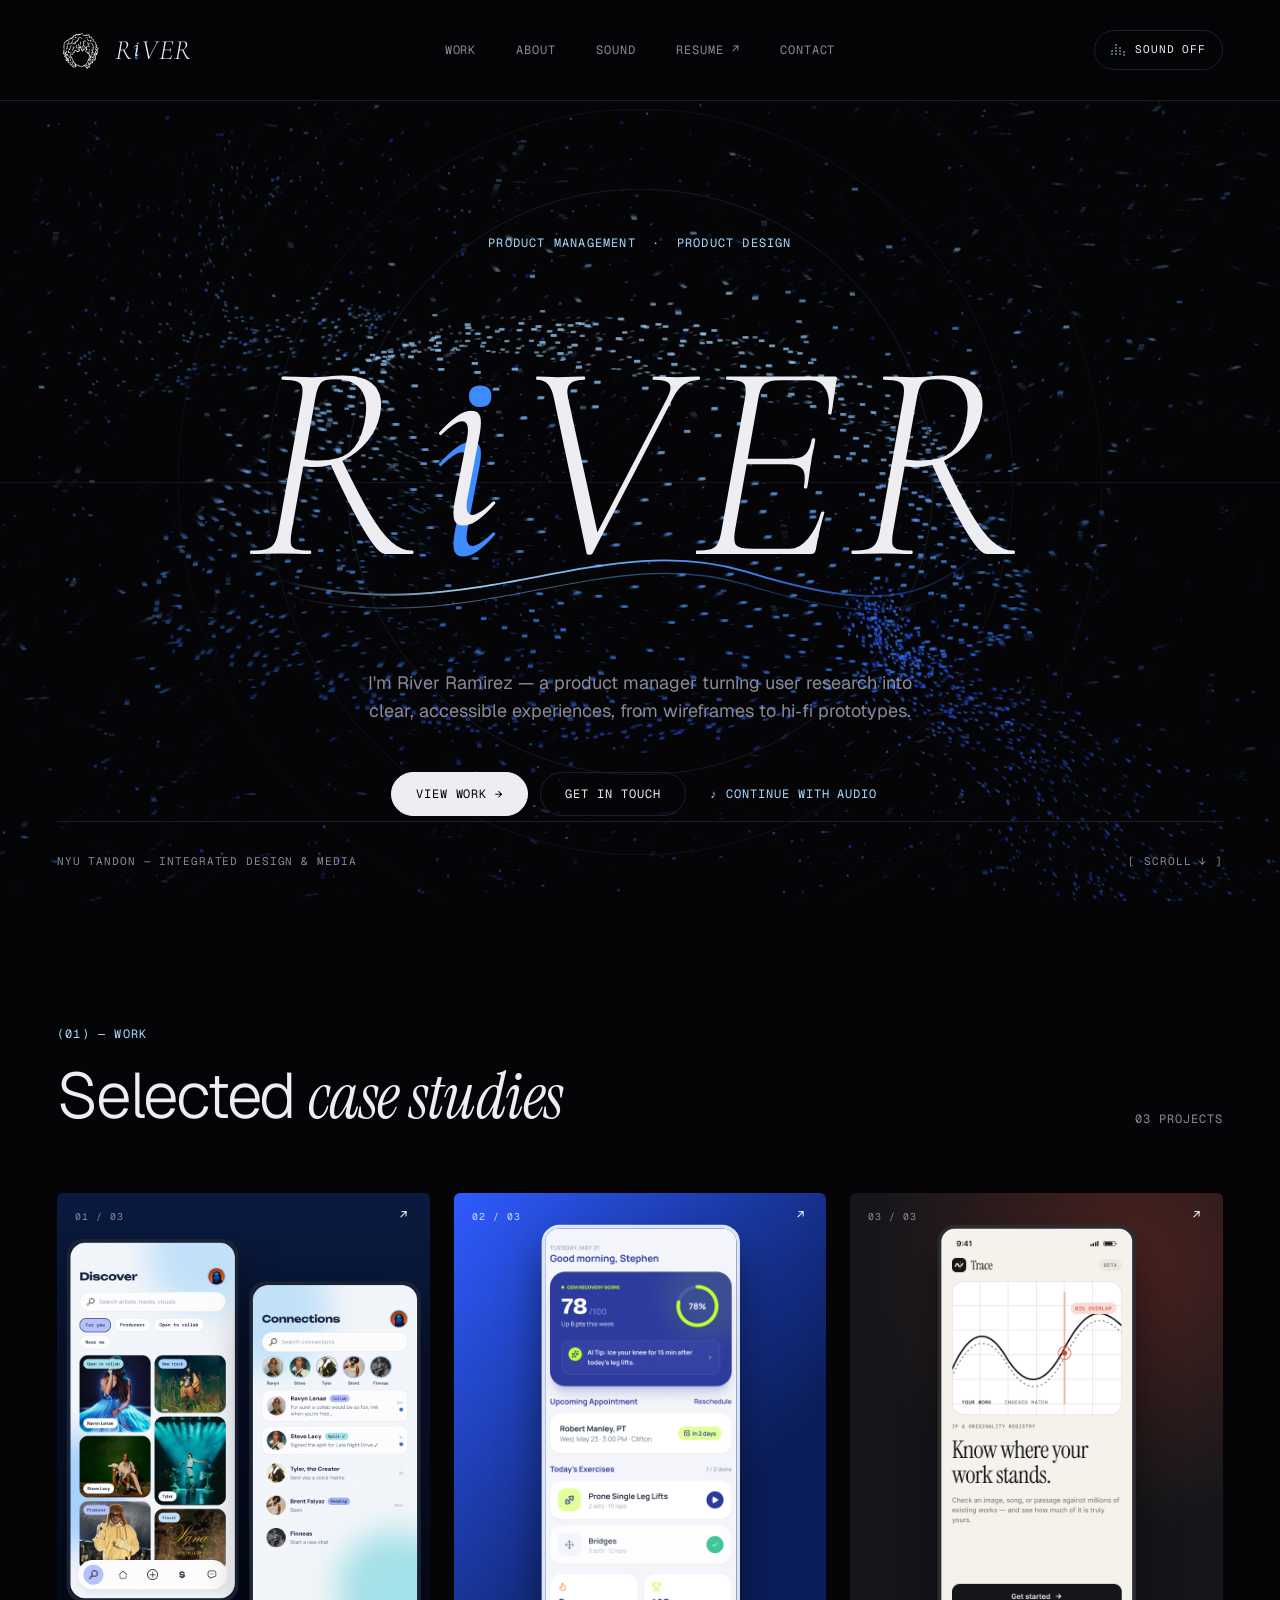
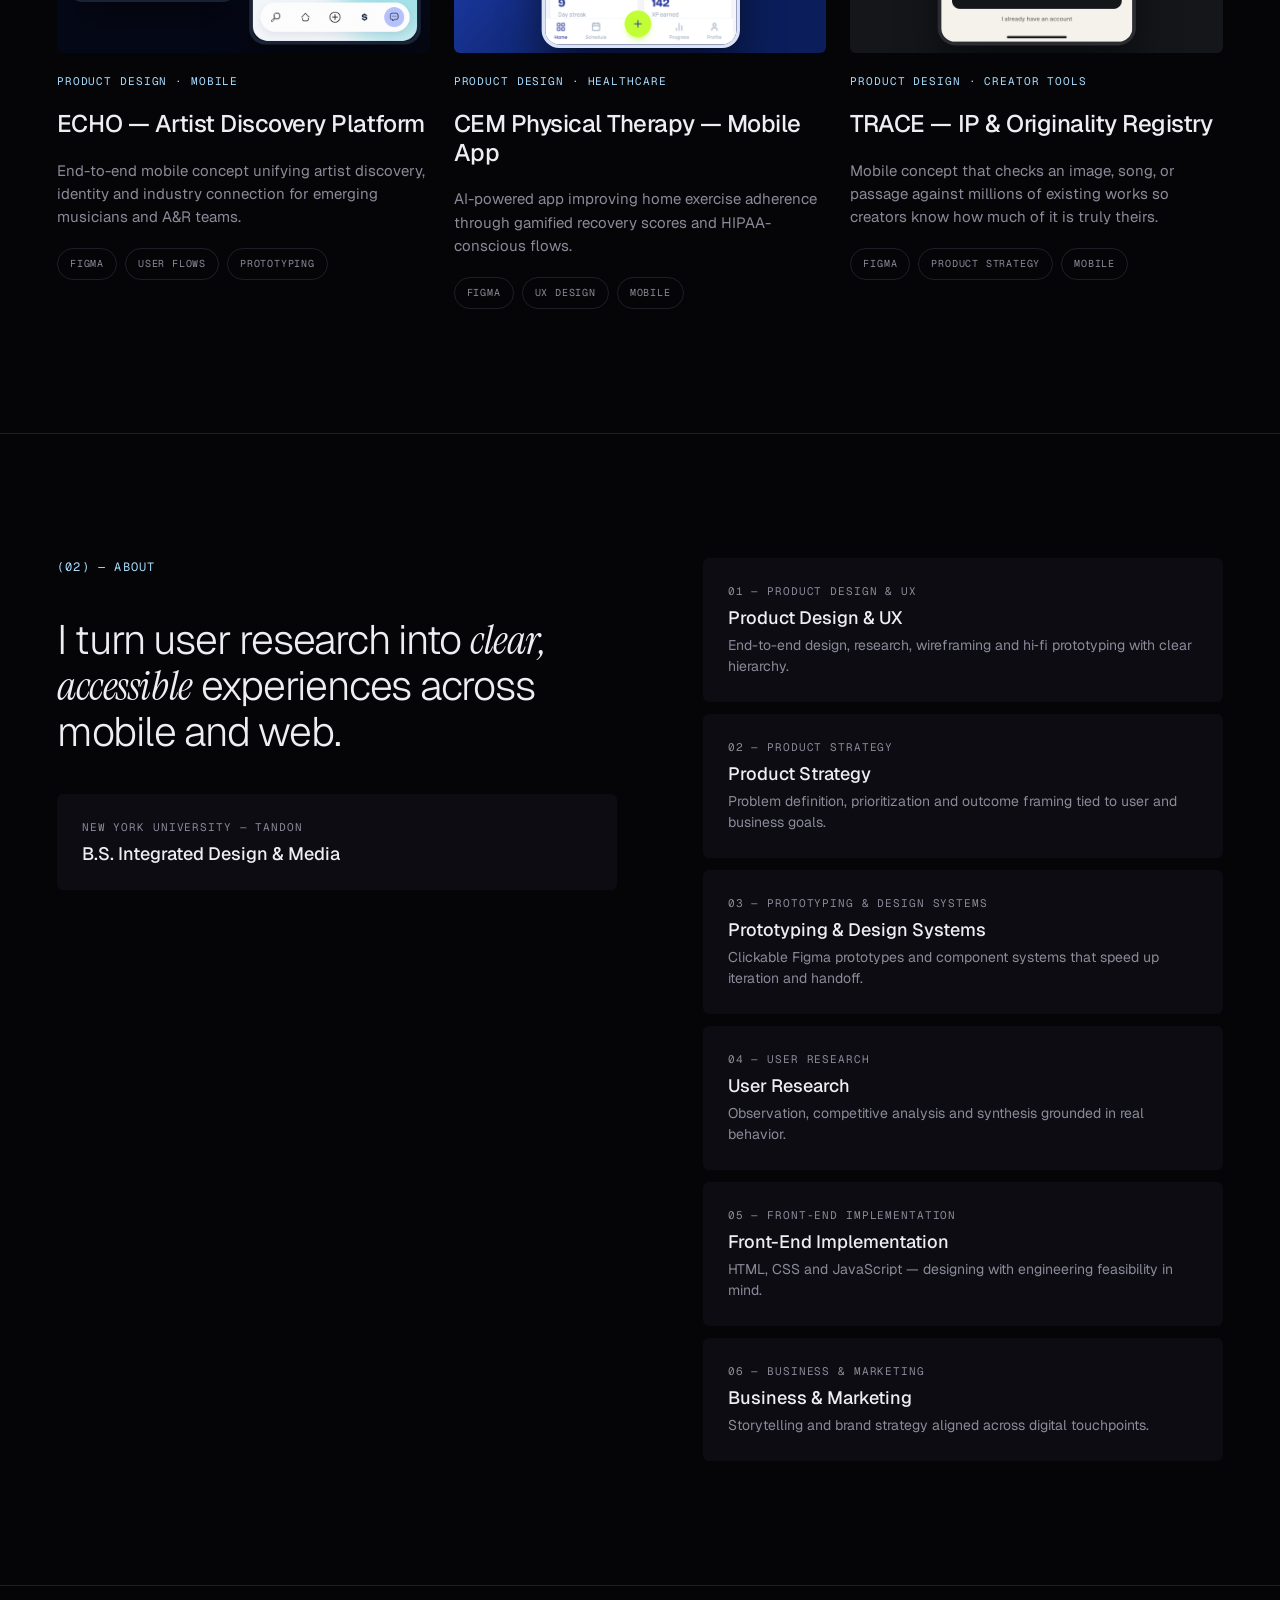
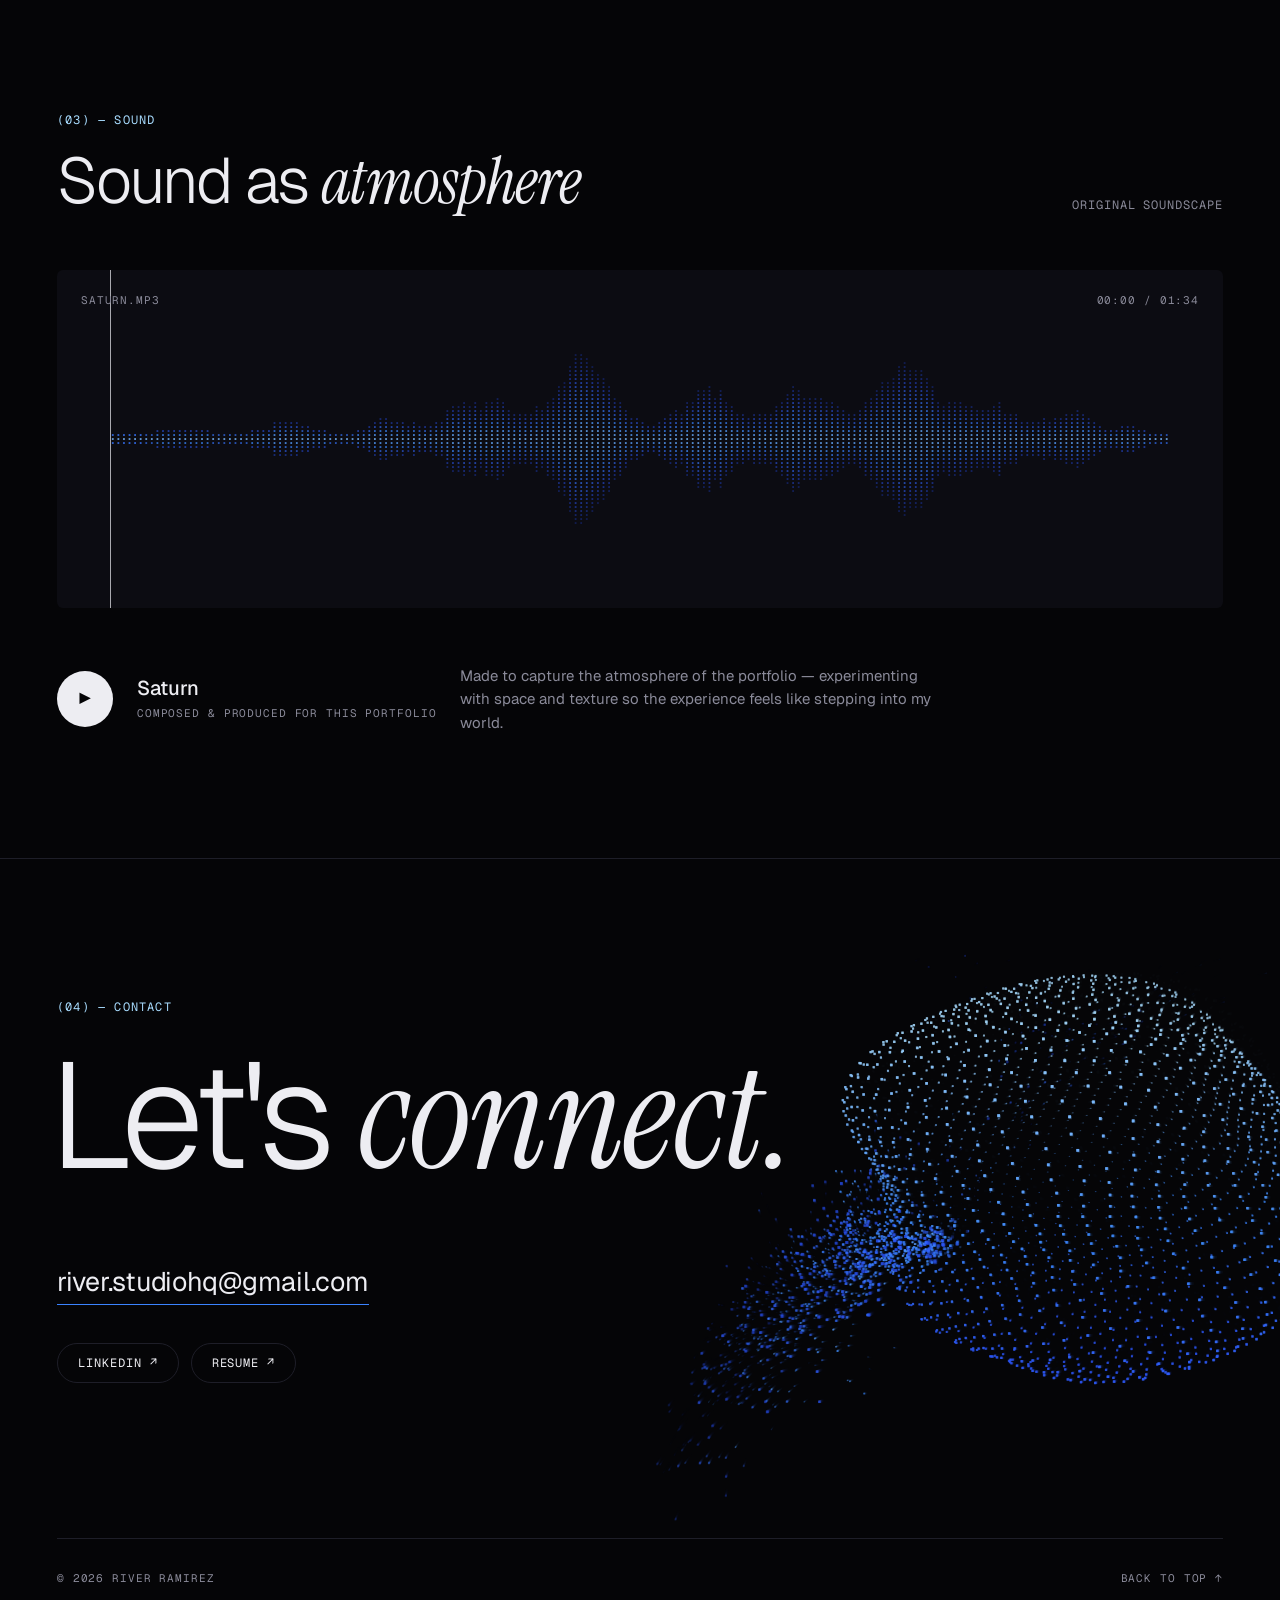
<file: index.html>
<!DOCTYPE html>
<html lang="en">
  <head>
    <meta charset="UTF-8" />
    <meta name="viewport" content="width=device-width, initial-scale=1.0" />
    <title>RiVER — River Ramirez, Product Manager</title>
    <meta name="description" content="River Ramirez is a product manager turning user research into clear, accessible experiences, from wireframes to hi-fi prototypes." />
    <link rel="icon" type="image/png" sizes="32x32" href="RiVER_Graphic.png" />
    <link rel="preconnect" href="https://fonts.googleapis.com">
    <link rel="preconnect" href="https://fonts.gstatic.com" crossorigin>
    <link href="https://fonts.googleapis.com/css2?family=Geist:wght@300;400;500&family=Geist+Mono:wght@400&family=Instrument+Serif:ital@1&family=Cormorant+Garamond:ital,wght@1,300&display=swap" rel="stylesheet">
    <link rel="stylesheet" href="rebrand.css?v=18" />
  </head>

<body id="top">

<header class="nav" id="nav">
  <a href="#top" class="nav-logo" aria-label="RiVER home">
    <img class="nav-logo__mark" src="River_Graphic_White.png" alt="" width="48" height="48">
    <span class="nav-logo__word">R<span class="dot-i">i<span class="dot-i__stem" aria-hidden="true">i</span></span>VER</span>
  </a>
  <nav class="nav-links" aria-label="Primary">
    <a href="#work">WORK</a>
    <a href="#about">ABOUT</a>
    <a href="#sound">SOUND</a>
    <a href="River_Ramirez_Resume_NYU.pdf?v=2" target="_blank" rel="noopener noreferrer">RESUME ↗</a>
    <a href="#contact">CONTACT</a>
  </nav>
  <button type="button" id="navAudioToggle" class="sound-toggle" data-label-on="SOUND ON" data-label-off="SOUND OFF">
    <img src="assets/rebrand/eq.svg" alt="" width="14" height="12" class="sound-toggle__eq">
    <span data-audio-label>SOUND OFF</span>
  </button>
</header>

<main>
  <!-- Hero -->
  <section class="hero" id="hero">
    <canvas class="particle-canvas" id="heroParticles" aria-hidden="true"></canvas>
    <div class="hero-art" aria-hidden="true">
      <img class="hero-orbit hero-orbit--660" src="assets/rebrand/orbit-660.svg" alt="" width="660" height="660">
      <img class="hero-orbit hero-orbit--840" src="assets/rebrand/orbit-840.svg" alt="" width="840" height="840">
      <img class="hero-orbit hero-orbit--1040" src="assets/rebrand/orbit-1040.svg" alt="" width="1040" height="1040">
    </div>
    <div class="hero-axis hero-axis--x" aria-hidden="true"></div>

    <div class="hero-content">
      <p class="eyebrow">PRODUCT MANAGEMENT &nbsp;·&nbsp; PRODUCT DESIGN</p>
      <h1 class="hero-title" aria-label="RiVER">
        <span class="hero-title__word" aria-hidden="true">R<span class="dot-i">i<span class="dot-i__stem" aria-hidden="true">i</span></span>VER</span>
        <img class="hero-title__flow hero-title__flow--a" src="assets/rebrand/flow-a.svg" alt="" width="818" height="76">
        <img class="hero-title__flow hero-title__flow--b" src="assets/rebrand/flow-b.svg" alt="" width="817" height="75">
      </h1>
      <p class="hero-lede">I'm River Ramirez — a product manager turning user research into clear, accessible experiences, from wireframes to hi‑fi prototypes.</p>
      <div class="hero-ctas">
        <a href="#work" class="btn btn--primary">VIEW WORK →</a>
        <a href="#contact" class="btn btn--ghost">GET IN TOUCH</a>
        <button type="button" id="continueAudioBtn" class="btn btn--text" data-label-on="AUDIO ON" data-label-off="CONTINUE WITH AUDIO">
          <span aria-hidden="true">♪</span>
          <span data-audio-label>CONTINUE WITH AUDIO</span>
        </button>
      </div>
    </div>

    <div class="hero-meta">
      <span>NYU TANDON — INTEGRATED DESIGN &amp; MEDIA</span>
      <a href="#work">[ SCROLL ↓ ]</a>
    </div>
  </section>

  <!-- Work -->
  <section class="section work" id="work">
    <div class="section-header reveal">
      <div class="section-header__main">
        <p class="eyebrow">(01) — WORK</p>
        <h2 class="section-title">Selected <em>case studies</em></h2>
      </div>
      <p class="meta">03 PROJECTS</p>
    </div>

    <div class="cards">
      <!-- ECHO -->
      <a href="echo.html" class="card reveal" aria-label="ECHO — Artist Discovery Platform, view case study">
        <div class="card-cover card-cover--echo">
          <div class="cover-stage">
            <img class="shot shot--echo-a" src="assets/work/echo/b1-discover.png" alt="" width="428" height="926" loading="lazy" decoding="async">
            <img class="shot shot--echo-b" src="assets/work/echo/b3-connections.png" alt="" width="428" height="926" loading="lazy" decoding="async">
            <span class="cover-index">01 / 03</span>
            <span class="cover-arrow">↗</span>
          </div>
        </div>
        <p class="card-tag">PRODUCT DESIGN · MOBILE</p>
        <h3 class="card-title">ECHO — Artist Discovery Platform</h3>
        <p class="card-desc">End-to-end mobile concept unifying artist discovery, identity and industry connection for emerging musicians and A&amp;R teams.</p>
        <div class="tags"><span>FIGMA</span><span>USER FLOWS</span><span>PROTOTYPING</span></div>
      </a>

      <!-- CEM Physical Therapy -->
      <a href="recover.html" class="card reveal reveal-delay-1" aria-label="CEM Physical Therapy — Mobile App, view case study">
        <div class="card-cover card-cover--cem">
          <div class="cover-stage">
            <img class="shot shot--cem" src="assets/work/cem/03-dashboard.png" alt="" width="402" height="874" loading="lazy" decoding="async">
            <span class="cover-index cover-index--light">02 / 03</span>
            <span class="cover-arrow">↗</span>
          </div>
        </div>
        <p class="card-tag">PRODUCT DESIGN · HEALTHCARE</p>
        <h3 class="card-title">CEM Physical Therapy — Mobile App</h3>
        <p class="card-desc">AI-powered app improving home exercise adherence through gamified recovery scores and HIPAA-conscious flows.</p>
        <div class="tags"><span>FIGMA</span><span>UX DESIGN</span><span>MOBILE</span></div>
      </a>

      <!-- TRACE -->
      <a href="trace.html" class="card reveal reveal-delay-2" aria-label="TRACE — IP and Originality Registry, view case study">
        <div class="card-cover card-cover--trace">
          <div class="cover-stage">
            <img class="shot shot--trace" src="assets/work/trace/01-welcome.png" alt="" width="428" height="926" loading="lazy" decoding="async">
            <span class="cover-index">03 / 03</span>
            <span class="cover-arrow">↗</span>
          </div>
        </div>
        <p class="card-tag">PRODUCT DESIGN · CREATOR TOOLS</p>
        <h3 class="card-title">TRACE — IP &amp; Originality Registry</h3>
        <p class="card-desc">Mobile concept that checks an image, song, or passage against millions of existing works so creators know how much of it is truly theirs.</p>
        <div class="tags"><span>FIGMA</span><span>PRODUCT STRATEGY</span><span>MOBILE</span></div>
      </a>
    </div>
  </section>

  <!-- About -->
  <section class="section about" id="about">
    <div class="about-intro reveal">
      <p class="eyebrow">(02) — ABOUT</p>
      <h2 class="about-title">I turn user research into <em>clear, accessible</em> experiences across mobile and web.</h2>
      <div class="panel">
        <div class="panel__text">
          <p class="panel__kicker">NEW YORK UNIVERSITY — TANDON</p>
          <p class="panel__title">B.S. Integrated Design &amp; Media</p>
        </div>
      </div>
    </div>

    <div class="skills-list">
      <div class="panel reveal">
        <div class="panel__text">
          <p class="panel__kicker">01 — PRODUCT DESIGN &amp; UX</p>
          <h3 class="panel__title">Product Design &amp; UX</h3>
          <p class="panel__desc">End-to-end design, research, wireframing and hi‑fi prototyping with clear hierarchy.</p>
        </div>
      </div>
      <div class="panel reveal">
        <div class="panel__text">
          <p class="panel__kicker">02 — PRODUCT STRATEGY</p>
          <h3 class="panel__title">Product Strategy</h3>
          <p class="panel__desc">Problem definition, prioritization and outcome framing tied to user and business goals.</p>
        </div>
      </div>
      <div class="panel reveal">
        <div class="panel__text">
          <p class="panel__kicker">03 — PROTOTYPING &amp; DESIGN SYSTEMS</p>
          <h3 class="panel__title">Prototyping &amp; Design Systems</h3>
          <p class="panel__desc">Clickable Figma prototypes and component systems that speed up iteration and handoff.</p>
        </div>
      </div>
      <div class="panel reveal">
        <div class="panel__text">
          <p class="panel__kicker">04 — USER RESEARCH</p>
          <h3 class="panel__title">User Research</h3>
          <p class="panel__desc">Observation, competitive analysis and synthesis grounded in real behavior.</p>
        </div>
      </div>
      <div class="panel reveal">
        <div class="panel__text">
          <p class="panel__kicker">05 — FRONT-END IMPLEMENTATION</p>
          <h3 class="panel__title">Front-End Implementation</h3>
          <p class="panel__desc">HTML, CSS and JavaScript — designing with engineering feasibility in mind.</p>
        </div>
      </div>
      <div class="panel reveal">
        <div class="panel__text">
          <p class="panel__kicker">06 — BUSINESS &amp; MARKETING</p>
          <h3 class="panel__title">Business &amp; Marketing</h3>
          <p class="panel__desc">Storytelling and brand strategy aligned across digital touchpoints.</p>
        </div>
      </div>
    </div>
  </section>

  <!-- Sound -->
  <section class="section sound" id="sound">
    <div class="section-header reveal">
      <div class="section-header__main">
        <p class="eyebrow">(03) — SOUND</p>
        <h2 class="section-title">Sound as <em>atmosphere</em></h2>
      </div>
      <p class="meta">ORIGINAL SOUNDSCAPE</p>
    </div>

    <div class="saturn reveal" id="saturnVisual" role="slider" tabindex="0" aria-label="Saturn playback position" aria-valuemin="0" aria-valuemax="100" aria-valuenow="0">
      <canvas class="saturn__wave" id="saturnWave" aria-hidden="true"></canvas>
      <div class="saturn__playhead" id="saturnPlayhead"></div>
      <span class="saturn__file">SATURN.MP3</span>
      <span class="saturn__time" id="saturnTime">00:00 / --:--</span>
    </div>

    <div class="player reveal">
      <button type="button" class="player__play" id="playPauseBtn" data-label-play="▶" data-label-pause="❚❚" aria-label="Play Saturn">▶</button>
      <div class="player__track">
        <p class="player__title">Saturn</p>
        <p class="player__credit">COMPOSED &amp; PRODUCED FOR THIS PORTFOLIO</p>
      </div>
      <p class="player__note">Made to capture the atmosphere of the portfolio — experimenting with space and texture so the experience feels like stepping into my world.</p>
    </div>
  </section>

  <!-- Contact -->
  <section class="contact" id="contact">
    <canvas class="particle-canvas" id="contactParticles" aria-hidden="true"></canvas>
    <div class="contact__inner">
      <p class="eyebrow reveal">(04) — CONTACT</p>
      <h2 class="contact__title reveal">Let's <em>connect.</em></h2>
      <a href="mailto:river.studiohq@gmail.com" class="contact__email reveal">river.studiohq@gmail.com</a>
      <div class="contact__links reveal">
        <a href="https://www.linkedin.com/in/river-ramirez-8b07782b2/" class="btn btn--ghost btn--sm" target="_blank" rel="noopener noreferrer">LINKEDIN ↗</a>
        <a href="River_Ramirez_Resume_NYU.pdf?v=2" class="btn btn--ghost btn--sm" target="_blank" rel="noopener noreferrer">RESUME ↗</a>
      </div>
    </div>
    <footer class="footer">
      <span>© 2026 RIVER RAMIREZ</span>
      <a href="#top">BACK TO TOP ↑</a>
    </footer>
  </section>
</main>

<script src="site-audio.js"></script>
<script src="particles.js?v=19"></script>
</body>
</html>
</file>
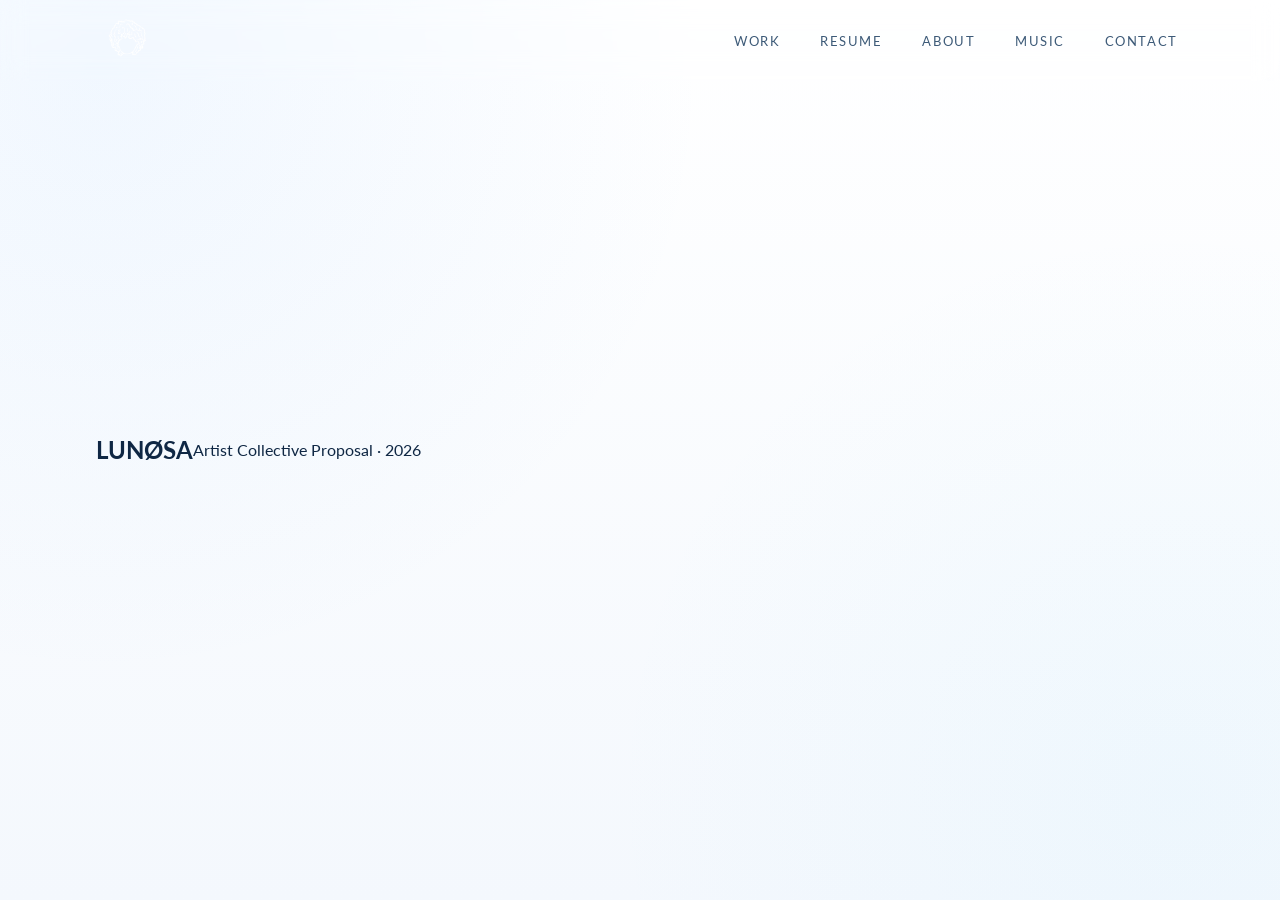
<file: lunosa.html>
<!DOCTYPE html>
<html lang="en">
  <head>
    <meta charset="UTF-8" />
    <meta name="viewport" content="width=device-width, initial-scale=1.0" />
    <title>RiVER Marketing Portfolio Revised</title>
    <link rel="preconnect" href="https://fonts.googleapis.com">
    <link rel="preconnect" href="https://fonts.gstatic.com" crossorigin>
    <link href="https://fonts.googleapis.com/css2?family=Freckle+Face&family=Lato:ital,wght@0,100;0,300;0,400;0,700;0,900;1,100;1,300;1,400;1,700;1,900&display=swap" rel="stylesheet">    
    <link rel="stylesheet" href = "style.css" />

  </head>



<body class="lunosa-page">


  <nav id="nav">
    <a href="index.html" class="navbar-logo">
      <img src="River_Graphic_White.png" alt="RiVER" width="50" height="50"/>
    </a>
      <ul class="nav-links"> 
        <li><a href="index.html#work">Work</a></li>
        <li><a href="River_Ramirez_Resume_NYU.pdf" target="_blank" rel="noopener noreferrer">Resume</a></li>
        <li><a href="index.html#about">About</a></li>
        <li><a href="index.html#music">Music</a></li>
        <li><a href="index.html#contact">Contact</a></li> 
      </ul>
  </nav>



  <section class="lunosa-section">
    <h1 class="section-heading">LUNØSA</h1>
    <p class="folder-type">Artist Collective Proposal · 2026</p>
    <!-- your case study content goes here -->




  </section>

<script src="site-audio.js"></script>
</body>
</html>
</file>
<file: rebrand.css>
/* RiVER — Particle / Signal identity (homepage) */

:root {
  --void: #050507;
  --surface: #0c0c12;
  --line: #1e1e28;
  --static: #8a8a99;
  --signal: #ededf2;
  --sky: #a8dcff;
  --azure: #3d8bff;
  --cobalt: #2f5bff;
  --royal: #1e40d8;
  --particle-gradient: linear-gradient(180deg, #a8dcff 0%, #3d8bff 45%, #2f5bff 75%, #1e40d8 100%);

  --font-sans: 'Geist', ui-sans-serif, system-ui, -apple-system, 'Segoe UI', sans-serif;
  --font-mono: 'Geist Mono', ui-monospace, 'SFMono-Regular', Menlo, monospace;
  --font-serif: 'Instrument Serif', 'Times New Roman', serif;

  --pad-x: clamp(20px, 4.45vw, 64px);
  --section-y: clamp(88px, 9.7vw, 140px);
  --content-max: 1440px;
}

*,
*::before,
*::after {
  box-sizing: border-box;
  margin: 0;
  padding: 0;
}

html {
  scroll-behavior: smooth;
  -webkit-text-size-adjust: 100%;
}

body {
  background: var(--void);
  color: var(--signal);
  font-family: var(--font-sans);
  font-size: 15px;
  line-height: 1.55;
  -webkit-font-smoothing: antialiased;
  -moz-osx-font-smoothing: grayscale;
  overflow-x: hidden;
}

a {
  color: inherit;
  text-decoration: none;
}

img {
  display: block;
  max-width: none;
}

button {
  font: inherit;
  color: inherit;
  background: none;
  border: 0;
  cursor: pointer;
}

em {
  font-family: var(--font-serif);
  font-style: italic;
  font-weight: 400;
  letter-spacing: -0.01em;
}

:focus-visible {
  outline: 1px solid var(--sky);
  outline-offset: 4px;
}

::selection {
  background: var(--cobalt);
  color: var(--signal);
}

/* Shared type */

.eyebrow {
  font-family: var(--font-mono);
  font-size: 12px;
  letter-spacing: 0.1em;
  color: var(--sky);
  white-space: nowrap;
}

.meta {
  font-family: var(--font-mono);
  font-size: 12px;
  letter-spacing: 0.08em;
  color: var(--static);
  white-space: nowrap;
}

.section {
  position: relative;
  max-width: var(--content-max);
  margin: 0 auto;
  padding: var(--section-y) var(--pad-x);
}

.section-header {
  display: flex;
  align-items: flex-end;
  justify-content: space-between;
  gap: 24px;
  width: 100%;
}

.section-header__main {
  display: flex;
  flex-direction: column;
  gap: 20px;
}

.section-title {
  font-weight: 300;
  font-size: clamp(44px, 5vw, 72px);
  line-height: 1;
  letter-spacing: -0.04em;
}

/* Buttons */

.btn {
  display: inline-flex;
  align-items: center;
  justify-content: center;
  padding: 15px 24px;
  border-radius: 999px;
  font-family: var(--font-mono);
  font-size: 12px;
  letter-spacing: 0.08em;
  line-height: 1;
  white-space: nowrap;
  transition: background-color 0.25s ease, border-color 0.25s ease, color 0.25s ease, transform 0.25s ease;
}

.btn--primary {
  background: var(--signal);
  color: var(--void);
  border: 1px solid var(--signal);
}

.btn--primary:hover {
  background: var(--sky);
  border-color: var(--sky);
}

.btn--ghost {
  border: 1px solid var(--line);
  color: var(--signal);
}

.btn--ghost:hover {
  border-color: var(--azure);
  color: var(--sky);
}

.btn--sm {
  padding: 13px 20px;
}

/* Nav */

.nav {
  position: sticky;
  top: 0;
  z-index: 50;
  display: grid;
  grid-template-columns: 1fr auto 1fr;
  align-items: center;
  gap: 24px;
  padding: 26px var(--pad-x);
  border-bottom: 1px solid var(--line);
  background: rgba(5, 5, 7, 0.72);
  -webkit-backdrop-filter: blur(14px);
  backdrop-filter: blur(14px);
}

.nav-logo {
  display: inline-flex;
  align-items: center;
  gap: 10px;
  justify-self: start;
  font-weight: 500;
  font-size: 20px;
  letter-spacing: -0.02em;
  line-height: 1.3;
}

.nav-logo__word {
  font-family: 'Cormorant Garamond', var(--font-serif);
  font-style: italic;
  font-weight: 300;
  font-size: 28px;
  line-height: 1;
  letter-spacing: 0.04em;
}

.dot-i {
  position: relative;
  margin-right: 0.04em;
  letter-spacing: 0;
  color: var(--azure);
}

.dot-i__stem {
  position: absolute;
  left: 0;
  top: 0;
  color: var(--signal);
  clip-path: inset(var(--dot-cut, 42%) -20% 0 -20%);
}

.nav-logo__mark {
  width: 48px;
  height: 48px;
  transform: scaleX(-1);
}

.nav-links {
  display: flex;
  gap: 40px;
  font-family: var(--font-mono);
  font-size: 12px;
  letter-spacing: 0.08em;
  color: var(--static);
  white-space: nowrap;
}

.nav-links a {
  transition: color 0.2s ease;
}

.nav-links a:hover {
  color: var(--signal);
}

.sound-toggle {
  justify-self: end;
  display: inline-flex;
  align-items: center;
  gap: 10px;
  padding: 10px 16px;
  border: 1px solid var(--line);
  border-radius: 999px;
  font-family: var(--font-mono);
  font-size: 11px;
  letter-spacing: 0.08em;
  color: var(--signal);
  transition: border-color 0.2s ease;
}

.sound-toggle:hover {
  border-color: var(--azure);
}

.sound-toggle__eq {
  opacity: 0.45;
  transition: opacity 0.2s ease;
}

.sound-toggle[aria-pressed="true"] .sound-toggle__eq {
  opacity: 1;
  animation: eq-pulse 1.2s ease-in-out infinite;
}

@keyframes eq-pulse {
  0%, 100% { transform: scaleY(1); }
  50% { transform: scaleY(0.7); }
}

/* Hero */

.hero {
  position: relative;
  height: clamp(760px, 62.5vw, 900px);
  overflow: hidden;
  background: var(--void);
}

.particle-canvas {
  position: absolute;
  inset: 0;
  width: 100%;
  height: 100%;
  pointer-events: none;
}

/* Center of the orbit system; particle sphere is anchored here too */
.hero-art {
  position: absolute;
  left: 50%;
  top: var(--hero-cy, 47.78%);
  width: 0;
  height: 0;
  pointer-events: none;
}

.hero-orbit {
  position: absolute;
  left: 0;
  top: 0;
  transform: translate(-50%, -50%) scale(var(--hero-scale, 1));
  transform-origin: center;
}

.hero-axis {
  position: absolute;
  background: rgba(30, 30, 40, 0.6);
  pointer-events: none;
}

.hero-axis--x {
  left: 0;
  right: 0;
  top: var(--hero-cy, 47.78%);
  height: 1px;
}

.hero-content {
  position: relative;
  z-index: 2;
  display: flex;
  flex-direction: column;
  align-items: center;
  padding: clamp(110px, 10.4vw, 150px) var(--pad-x) 0;
  text-align: center;
}

.hero-content .eyebrow {
  white-space: pre;
}

.hero-title {
  position: relative;
  margin-top: clamp(28px, 5.4vw, 78px);
  font-family: 'Cormorant Garamond', var(--font-serif);
  font-style: italic;
  font-weight: 300;
  font-size: clamp(120px, 22.2vw, 320px);
  line-height: 1;
  letter-spacing: 0.04em;
  color: var(--signal);
}

.hero-title__word {
  position: relative;
  z-index: 1;
  display: block;
}

.hero-title__flow {
  position: absolute;
  left: 50%;
  width: 2.55em;
  height: 0.23em;
  transform: translateX(-50%);
  pointer-events: none;
}

.hero-title__flow--a { top: 74%; }
.hero-title__flow--b { top: 78.5%; }

.hero-lede {
  max-width: 560px;
  margin-top: clamp(32px, 4.9vw, 70px);
  font-size: 18px;
  line-height: 1.55;
  color: var(--static);
}

.hero-ctas {
  display: flex;
  flex-wrap: wrap;
  justify-content: center;
  gap: 12px;
  margin-top: 48px;
}

.btn--text {
  gap: 8px;
  padding-left: 12px;
  padding-right: 12px;
  color: var(--sky);
}

.btn--text:hover {
  color: var(--signal);
}

.hero-meta {
  position: absolute;
  left: var(--pad-x);
  right: var(--pad-x);
  bottom: 0;
  z-index: 2;
  display: grid;
  grid-template-columns: 1fr auto;
  align-items: center;
  height: 80px;
  border-top: 1px solid var(--line);
  font-family: var(--font-mono);
  font-size: 11px;
  letter-spacing: 0.08em;
  color: var(--static);
  white-space: pre;
}

.hero-meta a {
  justify-self: end;
  transition: color 0.2s ease;
}

.hero-meta a:hover {
  color: var(--signal);
}

/* Work */

.work .section-header {
  margin-bottom: 64px;
}

.cards {
  display: grid;
  grid-template-columns: repeat(3, minmax(0, 1fr));
  gap: 24px;
}

.card {
  display: flex;
  flex-direction: column;
  align-items: flex-start;
  gap: 20px;
}

.card-cover {
  --cover-scale: 1;
  position: relative;
  width: 100%;
  aspect-ratio: 421.33 / 520;
  overflow: hidden;
  border-radius: 6px;
}

.card-cover--echo { background: linear-gradient(180deg, #0a1a3f 0%, #050816 100%); }
.card-cover--cem { background: linear-gradient(129deg, #2f5bff 0%, #0b1e5b 71.43%); }
.card-cover--trace { background: radial-gradient(circle at 75% 15%, rgba(217, 65, 43, 0.28), transparent 55%), #14161a; }

/* Mockups are authored at the Figma card size and scaled to fit */
.cover-stage {
  position: absolute;
  left: 0;
  top: 0;
  width: 421.33px;
  height: 520px;
  transform: scale(var(--cover-scale));
  transform-origin: 0 0;
}

.cover-index {
  position: absolute;
  left: 20px;
  top: 18px;
  font-family: var(--font-mono);
  font-size: 11px;
  letter-spacing: 0.08em;
  color: var(--static);
}

.cover-index--light {
  color: rgba(255, 255, 255, 0.8);
}

.cover-arrow {
  position: absolute;
  left: 387.33px;
  top: 16px;
  font-family: var(--font-mono);
  font-size: 14px;
  color: #fff;
  transition: transform 0.35s ease;
}

.card:hover .cover-arrow {
  transform: translate(3px, -3px);
}

.card-tag {
  font-family: var(--font-mono);
  font-size: 11px;
  letter-spacing: 0.08em;
  color: var(--sky);
}

.card-title {
  font-weight: 500;
  font-size: 24px;
  line-height: 1.2;
  letter-spacing: -0.02em;
  transition: color 0.2s ease;
}

.card:hover .card-title {
  color: var(--sky);
}

.card-desc {
  font-size: 15px;
  line-height: 1.55;
  color: var(--static);
}

.tags {
  display: flex;
  flex-wrap: wrap;
  gap: 8px;
}

.tags span {
  padding: 7px 12px;
  border: 1px solid var(--line);
  border-radius: 999px;
  font-family: var(--font-mono);
  font-size: 10px;
  letter-spacing: 0.08em;
  color: var(--static);
}

/* Project screens */

.shot {
  position: absolute;
  height: auto;
  border-radius: 16px;
  box-shadow: 0 0 0 4px #1a2236, 0 24px 48px rgba(0, 0, 0, 0.55);
  transition: transform 0.6s cubic-bezier(0.2, 0.7, 0.2, 1);
}

.shot--echo-a { left: 14.67px; top: 56px; width: 186px; border-radius: 14px; }
.shot--echo-b { left: 220.67px; top: 104px; width: 186px; border-radius: 14px; }
.shot--cem,
.shot--trace { left: 102.67px; top: 40px; width: 216px; }
.shot--cem { box-shadow: 0 0 0 4px #dce5f7, 0 24px 48px rgba(0, 0, 0, 0.55); }
.shot--trace { box-shadow: 0 0 0 4px #2a2c31, 0 24px 48px rgba(0, 0, 0, 0.55); }

.card:hover .shot--echo-a { transform: translateY(-6px); }
.card:hover .shot--echo-b,
.card:hover .shot--cem,
.card:hover .shot--trace { transform: translateY(-10px); }

/* About */

.about {
  display: grid;
  grid-template-columns: minmax(0, 560px) minmax(0, 1fr);
  gap: clamp(48px, 6.7vw, 96px);
  align-items: start;
  border-top: 1px solid var(--line);
}

.about-intro {
  display: flex;
  flex-direction: column;
  gap: 40px;
}

.about-title {
  font-weight: 300;
  font-size: clamp(34px, 3.2vw, 46px);
  line-height: 1.1;
  letter-spacing: -0.03em;
}

.skills-list {
  display: flex;
  flex-direction: column;
  gap: 12px;
}

.panel {
  display: flex;
  align-items: center;
  gap: 20px;
  width: 100%;
  padding: 24px;
  border-radius: 6px;
  background: var(--surface);
  border: 1px solid transparent;
  transition: border-color 0.3s ease;
}

.panel:hover {
  border-color: var(--line);
}

.panel__text {
  display: flex;
  flex-direction: column;
  gap: 6px;
  min-width: 0;
}

.panel__kicker {
  font-family: var(--font-mono);
  font-size: 11px;
  letter-spacing: 0.08em;
  color: var(--static);
}

.panel__title {
  font-weight: 500;
  font-size: 18px;
  line-height: normal;
}

.panel__desc {
  font-size: 14px;
  line-height: 1.5;
  color: var(--static);
}

/* Sound */

.sound {
  display: flex;
  flex-direction: column;
  gap: 56px;
  border-top: 1px solid var(--line);
}

.saturn {
  position: relative;
  width: 100%;
  height: clamp(240px, 26.4vw, 380px);
  overflow: hidden;
  border-radius: 6px;
  background: var(--surface);
  cursor: pointer;
}

.saturn__wave {
  position: absolute;
  left: 4.57%;
  right: 4.57%;
  top: 15.66%;
  width: 90.86%;
  height: 68.68%;
}

.saturn__playhead {
  position: absolute;
  top: 0;
  bottom: 0;
  left: 39.63%;
  width: 1px;
  background: rgba(237, 237, 242, 0.7);
  pointer-events: none;
}

.saturn__file,
.saturn__time {
  position: absolute;
  top: 22px;
  font-family: var(--font-mono);
  font-size: 11px;
  letter-spacing: 0.08em;
  color: var(--static);
  pointer-events: none;
}

.saturn__file { left: 24px; }
.saturn__time { right: 24px; }

.player {
  display: flex;
  align-items: center;
  gap: 24px;
}

.player__play {
  flex: none;
  display: flex;
  align-items: center;
  justify-content: center;
  width: 56px;
  height: 56px;
  border-radius: 999px;
  background: var(--signal);
  color: var(--void);
  font-size: 16px;
  transition: background-color 0.2s ease, transform 0.2s ease;
}

.player__play:hover {
  background: var(--sky);
  transform: scale(1.04);
}

.player__track {
  display: flex;
  flex-direction: column;
  gap: 4px;
  white-space: nowrap;
}

.player__title {
  font-weight: 500;
  font-size: 20px;
  line-height: normal;
}

.player__credit {
  font-family: var(--font-mono);
  font-size: 11px;
  letter-spacing: 0.08em;
  color: var(--static);
}

.player__note {
  max-width: 480px;
  font-size: 15px;
  line-height: 1.55;
  color: var(--static);
}

/* Contact */

.contact {
  position: relative;
  min-height: 760px;
  overflow: hidden;
  border-top: 1px solid var(--line);
  background: var(--void);
}

.contact__inner {
  position: relative;
  z-index: 2;
  display: flex;
  flex-direction: column;
  align-items: flex-start;
  padding: 139px var(--pad-x) 0;
}

.contact__title {
  margin: 24px 0 0 -8px;
  font-weight: 300;
  font-size: clamp(76px, 11.67vw, 168px);
  line-height: 1;
  letter-spacing: -0.05em;
  white-space: nowrap;
}

.contact__email {
  position: relative;
  margin-top: 72px;
  padding-bottom: 6px;
  font-size: clamp(22px, 2.1vw, 30px);
  letter-spacing: -0.01em;
  line-height: normal;
}

.contact__email::after {
  content: "";
  position: absolute;
  left: 0;
  right: 0;
  bottom: 0;
  height: 1px;
  background: var(--particle-gradient);
  transform-origin: left;
  transition: transform 0.4s ease;
}

.contact__email:hover::after {
  transform: scaleX(1.06);
}

.contact__links {
  display: flex;
  gap: 12px;
  margin-top: 38px;
}

.footer {
  position: absolute;
  left: var(--pad-x);
  right: var(--pad-x);
  bottom: 0;
  z-index: 2;
  display: grid;
  grid-template-columns: 1fr auto;
  align-items: center;
  height: 80px;
  border-top: 1px solid var(--line);
  font-family: var(--font-mono);
  font-size: 11px;
  letter-spacing: 0.08em;
  color: var(--static);
}

.footer a {
  justify-self: end;
  transition: color 0.2s ease;
}

.footer a:hover {
  color: var(--signal);
}

/* Case study pages */

.case-hero {
  position: relative;
  overflow: hidden;
  min-height: clamp(640px, 52vw, 780px);
  border-bottom: 1px solid var(--line);
}

.case-hero__content {
  position: relative;
  z-index: 2;
  max-width: var(--content-max);
  margin: 0 auto;
  padding: clamp(96px, 10vw, 150px) var(--pad-x) 56px;
}

.back-link {
  display: inline-block;
  margin-bottom: 40px;
  font-family: var(--font-mono);
  font-size: 11px;
  letter-spacing: 0.08em;
  color: var(--static);
  transition: color 0.2s ease;
}

.back-link:hover {
  color: var(--signal);
}

.case-title {
  max-width: min(820px, 60%);
  margin-top: 24px;
  font-weight: 300;
  font-size: clamp(52px, 7.2vw, 104px);
  line-height: 0.98;
  letter-spacing: -0.045em;
}

.case-lede {
  max-width: min(560px, 60%);
  margin-top: 32px;
  font-size: 17px;
  line-height: 1.55;
  color: var(--static);
}

.case-facts {
  display: grid;
  grid-template-columns: repeat(4, minmax(0, 1fr));
  gap: 24px;
  max-width: 880px;
  margin-top: clamp(48px, 6vw, 88px);
  padding-top: 24px;
  border-top: 1px solid var(--line);
}

.case-facts dt {
  font-family: var(--font-mono);
  font-size: 11px;
  letter-spacing: 0.08em;
  color: var(--static);
}

.case-facts dd {
  margin-top: 8px;
  font-size: 15px;
  line-height: 1.45;
  color: var(--signal);
}

/* Showcase stage — the homepage card cover, scaled up */

.case-showcase {
  max-width: var(--content-max);
  margin: 0 auto;
  padding: clamp(56px, 6vw, 96px) var(--pad-x) 0;
}

.showcase-stage {
  position: relative;
  display: flex;
  align-items: center;
  justify-content: center;
  gap: clamp(12px, 2.4vw, 40px);
  overflow: hidden;
  padding: clamp(48px, 6vw, 96px) clamp(16px, 3vw, 48px);
  border-radius: 6px;
  background: var(--stage-bg, var(--surface));
}

.showcase-stage .stage-shot {
  flex: 0 1 250px;
  min-width: 0;
  height: auto;
  border-radius: clamp(12px, 1.6vw, 22px);
  box-shadow: 0 0 0 4px var(--bezel, #1a2236), 0 32px 64px rgba(0, 0, 0, 0.55);
  transition: transform 0.8s cubic-bezier(0.2, 0.7, 0.2, 1);
}

.showcase-stage .stage-shot:nth-child(odd) { transform: translateY(28px); }
.showcase-stage .stage-shot:nth-child(even) { transform: translateY(-28px); }
.showcase-stage:hover .stage-shot:nth-child(odd) { transform: translateY(16px); }
.showcase-stage:hover .stage-shot:nth-child(even) { transform: translateY(-40px); }

.stage--echo { --stage-bg: linear-gradient(180deg, #0a1a3f 0%, #050816 100%); }
.stage--cem { --stage-bg: linear-gradient(129deg, #2f5bff 0%, #0b1e5b 71.43%); --bezel: #dce5f7; }
.stage--trace { --stage-bg: radial-gradient(circle at 75% 15%, rgba(217, 65, 43, 0.28), transparent 55%), #14161a; --bezel: #2a2c31; }

/* Sections */

.case-section {
  display: grid;
  grid-template-columns: minmax(0, 4fr) minmax(0, 7fr);
  gap: clamp(32px, 6vw, 96px);
  max-width: var(--content-max);
  margin: 0 auto;
  padding: var(--section-y) var(--pad-x);
  border-bottom: 1px solid var(--line);
}

.case-section__head {
  display: flex;
  flex-direction: column;
  gap: 20px;
  align-self: start;
  position: sticky;
  top: 120px;
}

.case-h2 {
  font-weight: 300;
  font-size: clamp(34px, 3.6vw, 52px);
  line-height: 1.05;
  letter-spacing: -0.035em;
}

.case-body {
  display: flex;
  flex-direction: column;
  gap: 20px;
  font-size: 18px;
  line-height: 1.6;
  color: var(--static);
}

.case-body strong {
  font-weight: 400;
  color: var(--signal);
}

.case-points {
  display: grid;
  grid-template-columns: repeat(2, minmax(0, 1fr));
  gap: 12px;
}

.point {
  display: flex;
  flex-direction: column;
  gap: 10px;
  padding: 28px;
  border: 1px solid transparent;
  border-radius: 6px;
  background: var(--surface);
  transition: border-color 0.3s ease;
}

.point:hover {
  border-color: var(--line);
}

.point__num {
  font-family: var(--font-mono);
  font-size: 11px;
  letter-spacing: 0.08em;
  color: var(--sky);
}

.point__title {
  font-weight: 500;
  font-size: 20px;
  line-height: 1.25;
}

.point p {
  font-size: 15px;
  line-height: 1.6;
  color: var(--static);
}

.principles {
  display: grid;
  grid-template-columns: repeat(3, minmax(0, 1fr));
  gap: 12px;
}

.brand-board + .principles {
  margin-top: 12px;
}

.brand-board {
  width: 100%;
  height: auto;
  border-radius: 6px;
  border: 1px solid var(--line);
}

/* Flows */

.flows {
  max-width: var(--content-max);
  margin: 0 auto;
  padding: var(--section-y) 0;
  border-bottom: 1px solid var(--line);
}

.flows > .section-header {
  padding: 0 var(--pad-x);
  margin-bottom: 72px;
}

.flow + .flow {
  margin-top: clamp(72px, 8vw, 120px);
}

.flow__head {
  display: flex;
  align-items: flex-end;
  justify-content: space-between;
  gap: 24px;
  padding: 0 var(--pad-x);
  margin-bottom: 32px;
}

.flow__title {
  margin-top: 14px;
  font-weight: 300;
  font-size: clamp(28px, 2.6vw, 38px);
  line-height: 1.1;
  letter-spacing: -0.03em;
}

.flow__desc {
  max-width: 640px;
  margin-top: 12px;
  font-size: 15px;
  line-height: 1.6;
  color: var(--static);
}

.flow__nav {
  display: flex;
  flex: none;
  gap: 8px;
}

.flow.is-static .flow__nav {
  visibility: hidden;
}

.flow__nav button {
  width: 44px;
  height: 44px;
  border: 1px solid var(--line);
  border-radius: 999px;
  font-family: var(--font-mono);
  font-size: 14px;
  color: var(--signal);
  transition: border-color 0.2s ease, opacity 0.2s ease;
}

.flow__nav button:hover:not(:disabled) {
  border-color: var(--azure);
}

.flow__nav button:disabled {
  opacity: 0.3;
  cursor: default;
}

.flow__track {
  display: grid;
  grid-auto-flow: column;
  grid-auto-columns: clamp(220px, 22vw, 300px);
  gap: 28px;
  overflow-x: auto;
  overscroll-behavior-x: contain;
  scroll-snap-type: x mandatory;
  scroll-padding: 0 var(--pad-x);
  padding: 8px var(--pad-x) 24px;
  scrollbar-width: thin;
  scrollbar-color: var(--line) transparent;
  cursor: grab;
}

.flow__track.is-dragging {
  cursor: grabbing;
  scroll-snap-type: none;
}

.flow__track::-webkit-scrollbar { height: 6px; }
.flow__track::-webkit-scrollbar-thumb { background: var(--line); border-radius: 3px; }

.screen {
  display: flex;
  flex-direction: column;
  gap: 18px;
  scroll-snap-align: start;
}

.screen__open {
  display: block;
  border-radius: clamp(16px, 1.8vw, 24px);
  transition: transform 0.5s cubic-bezier(0.2, 0.7, 0.2, 1);
}

.screen__open:hover {
  transform: translateY(-6px);
}

.screen__open img {
  width: 100%;
  height: auto;
  border-radius: inherit;
  box-shadow: 0 0 0 4px var(--bezel, #1a2236), 0 24px 48px rgba(0, 0, 0, 0.5);
  pointer-events: none;
  user-select: none;
}

.flows--cem { --bezel: #dce5f7; }
.flows--trace { --bezel: #2a2c31; }

.screen figcaption {
  display: flex;
  flex-direction: column;
  gap: 6px;
}

.screen__label {
  font-family: var(--font-mono);
  font-size: 11px;
  letter-spacing: 0.08em;
  color: var(--sky);
}

.screen figcaption p {
  font-size: 14px;
  line-height: 1.55;
  color: var(--static);
}

/* Lightbox */

.lightbox {
  position: fixed;
  inset: 0;
  z-index: 100;
  display: none;
  align-items: center;
  justify-content: center;
  gap: 32px;
  padding: 40px;
  background: rgba(5, 5, 7, 0.92);
  -webkit-backdrop-filter: blur(12px);
  backdrop-filter: blur(12px);
}

.lightbox.is-open {
  display: flex;
}

.lightbox figure {
  display: flex;
  flex-direction: column;
  align-items: center;
  gap: 18px;
  max-height: 100%;
}

.lightbox img {
  max-height: calc(100vh - 160px);
  width: auto;
  border-radius: 28px;
  box-shadow: 0 0 0 4px var(--line);
}

.lightbox figcaption {
  max-width: 440px;
  text-align: center;
  font-size: 14px;
  line-height: 1.55;
  color: var(--static);
}

.lightbox__btn {
  flex: none;
  width: 48px;
  height: 48px;
  border: 1px solid var(--line);
  border-radius: 999px;
  font-family: var(--font-mono);
  font-size: 16px;
  color: var(--signal);
}

.lightbox__btn:hover {
  border-color: var(--azure);
}

.lightbox__close {
  position: absolute;
  top: 24px;
  right: 24px;
}

/* Next project */

.next-project {
  position: relative;
  display: block;
  max-width: var(--content-max);
  margin: 0 auto;
  padding: var(--section-y) var(--pad-x) calc(var(--section-y) + 40px);
}

.next-project__title {
  margin-top: 24px;
  font-weight: 300;
  font-size: clamp(48px, 8vw, 128px);
  line-height: 1;
  letter-spacing: -0.05em;
  transition: color 0.3s ease;
}

.next-project__title span {
  display: inline-block;
  transition: transform 0.4s cubic-bezier(0.2, 0.7, 0.2, 1);
}

.next-project:hover .next-project__title {
  color: var(--sky);
}

.next-project:hover .next-project__title span {
  transform: translateX(16px);
}

.footer--static {
  position: static;
  max-width: calc(var(--content-max) - 2 * var(--pad-x));
  margin: 0 var(--pad-x);
}

@media (min-width: 1440px) {
  .footer--static { margin: 0 auto; }
}

@media (max-width: 1180px) {
  .principles {
    grid-template-columns: 1fr;
  }
}

@media (max-width: 900px) {
  .case-section {
    grid-template-columns: 1fr;
  }

  .case-section__head {
    position: static;
  }

  .case-facts {
    grid-template-columns: repeat(2, minmax(0, 1fr));
  }

  .case-title,
  .case-lede {
    max-width: none;
  }

  .principles,
  .case-points {
    grid-template-columns: 1fr;
  }

  .flow__head {
    flex-direction: column;
    align-items: flex-start;
  }

  .lightbox {
    gap: 8px;
    padding: 16px;
  }

  .lightbox__btn:not(.lightbox__close) {
    display: none;
  }
}

@media (max-width: 720px) {
  .showcase-stage .stage-shot:nth-child(n + 4) {
    display: none;
  }
}

/* Reveal */

.reveal {
  opacity: 0;
  transform: translateY(24px);
  transition: opacity 0.9s ease, transform 0.9s cubic-bezier(0.2, 0.7, 0.2, 1);
}

.reveal.is-visible {
  opacity: 1;
  transform: none;
}

.reveal-delay-1 { transition-delay: 0.1s; }
.reveal-delay-2 { transition-delay: 0.2s; }

@media (prefers-reduced-motion: reduce) {
  html { scroll-behavior: auto; }
  .reveal { opacity: 1; transform: none; transition: none; }
  .sound-toggle[aria-pressed="true"] .sound-toggle__eq { animation: none; }
}

/* Responsive */

@media (max-width: 1180px) {
  .cards {
    grid-template-columns: repeat(2, minmax(0, 1fr));
  }

  .about {
    grid-template-columns: 1fr;
  }

}

@media (max-width: 900px) {
  .nav {
    grid-template-columns: 1fr auto;
    row-gap: 18px;
    padding-top: 20px;
    padding-bottom: 16px;
  }

  .nav-links {
    grid-column: 1 / -1;
    grid-row: 2;
    gap: 24px;
    overflow-x: auto;
    scrollbar-width: none;
  }

  .nav-links::-webkit-scrollbar {
    display: none;
  }

  .hero {
    height: auto;
    min-height: 820px;
    padding-bottom: 120px;
  }


  .player {
    flex-wrap: wrap;
  }

  .player__note {
    flex-basis: 100%;
  }
}

@media (max-width: 720px) {
  .cards {
    grid-template-columns: 1fr;
  }

  .section-header {
    flex-direction: column;
    align-items: flex-start;
  }

  .hero-meta,
  .footer {
    grid-template-columns: 1fr auto;
  }

  .hero-meta span:nth-child(2),
  .footer span:nth-child(2) {
    display: none;
  }

  .hero-meta span:first-child {
    white-space: normal;
  }

  .contact {
    min-height: 720px;
  }

  .contact__title {
    font-size: clamp(64px, 18vw, 96px);
  }

  .contact__email {
    margin-top: 48px;
  }

  .panel {
    align-items: flex-start;
    padding: 20px;
  }
}
</file>
<file: style.css>
:root { 
    /* Fixed nav overlap: titles & in-page anchors clear the bar */
    --nav-clearance: clamp(112px, 18vw, 152px);
    --font-sans: "Lato", system-ui, -apple-system, BlinkMacSystemFont, "Segoe UI", sans-serif;
    --font-heading: var(--font-sans);
    --font-heading-weight: 700;

    /* Type scale (16px base) */
    --text-xs: 0.75rem;
    --text-sm: 0.875rem;
    --text-base: 1rem;
    --text-lg: 1.125rem;
    --text-xl: 1.25rem;
    --text-2xl: 1.5rem;
    --text-3xl: clamp(2rem, 4vw, 2.5rem);
    --text-4xl: clamp(2.25rem, 4.5vw, 3.5rem);

    /* Line height */
    --leading-tight: 1.2;
    --leading-snug: 1.35;
    --leading-normal: 1.5;
    --leading-relaxed: 1.65;
    --leading-loose: 1.75;

    /* Spacing (8px grid) */
    --space-2: 0.5rem;
    --space-3: 0.75rem;
    --space-4: 1rem;
    --space-5: 1.25rem;
    --space-6: 1.5rem;
    --space-8: 2rem;
    --space-10: 2.5rem;
    --space-12: 3rem;
    --space-16: 4rem;
    --section-y: clamp(5rem, 12vh, 7.5rem);
    --section-x: clamp(1.5rem, 8vw, 6rem);
    --content-max: 72rem;

    --bg: #ffffff;
    --bg2: #f4f8fd;
    --surface: #ffffff;
    --surface-muted: #f0f6fc;
    --border: rgba(89, 167, 255, 0.22);
    --border-hover: rgba(89, 167, 255, 0.45);
    --text-primary: #0f2744;
    --text-secondary: #3d5a78;
    --text-muted: #6b849c;
    --accent: #59a7ff; 
    --accent2: #3d8fe8;
    --accent3: #74d7ff;
    --glow: rgba(89, 167, 255, 0.14);
    --glow2: rgba(89, 167, 255, 0.1);
    --shadow-sm: 0 4px 20px rgba(15, 39, 68, 0.06);
    --shadow-md: 0 12px 40px rgba(15, 39, 68, 0.1);
    --radius: 20px;
    --radius-sm: 14px;
}

*, *::before, *::after {margin: 0; padding: 0; box-sizing: border-box; }

html {
    scroll-behavior: smooth;
    font-size: 100%;
    -webkit-font-smoothing: antialiased;
    -moz-osx-font-smoothing: grayscale;
}

body { 
    background:
        radial-gradient(circle at 8% 8%, rgba(89, 167, 255, 0.08) 0%, transparent 42%),
        radial-gradient(circle at 92% 88%, rgba(116, 215, 255, 0.06) 0%, transparent 40%),
        linear-gradient(180deg, var(--bg) 0%, var(--bg2) 100%);
    color: var(--text-primary);
    font-family: var(--font-sans);
    font-size: var(--text-base);
    line-height: var(--leading-normal);
    font-weight: 400;
    overflow-x: hidden;
    cursor: none;
}

/* Custom Cursor */ 

.cursor {
    position: fixed;
    top: 0; left: 0;
    pointer-events: none;
    z-index: 9999;
    mix-blend-mode: normal;
}
.cursor-dot {
    width: 8px; height: 8px;
    background: var(--accent);
    border-radius: 50%;
    transform: translate(-50%, -50%);
    transition: transform 0.1s ease;
    box-shadow: 0 0 12px rgba(89, 167, 255, 0.4);
}
.cursor-ring {
    position: fixed;
    top: 0; left: 0;
    width: 36px; height: 36px;
    border: 1px solid rgba(89, 167, 255, 0.45);
    border-radius: 50%;
    transform: translate(-50%, -50%);
    pointer-events: none;
    z-index: 9998;
    transition: width 0.3s ease, height 0.3s ease, border-color 0.3s ease;
}
.cursor-ring.hovering {
    width: 60px; height: 60px;
    border-color: rgba(89, 167, 255, 0.75);
}
 /* ── Canvas Background ── */
#bg-canvas {
    position: fixed;
    inset: 0;
    z-index: 0;
    opacity: 0.22;
    pointer-events: none;
}
.noise {
    position: fixed;
    inset: 0;
    z-index: 1;
    pointer-events: none;
    opacity: 0.012;
    background-image: url("data:image/svg+xml,%3Csvg viewBox='0 0 256 256' xmlns='http://www.w3.org/2000/svg'%3E%3Cfilter id='noise'%3E%3CfeTurbulence type='fractalNoise' baseFrequency='0.9' numOctaves='4' stitchTiles='stitch'/%3E%3C/filter%3E%3Crect width='100%25' height='100%25' filter='url(%23noise)' opacity='1'/%3E%3C/svg%3E");
    background-size: 200px 200px;
}

/* Layout */ 
main { position: relative; z-index: 2; }

section {
    min-height: 100vh;
    display: flex;
    align-items: center; 
    padding: var(--section-y) var(--section-x);
}

section[id] {
    scroll-margin-top: var(--nav-clearance);
}

/* nav */ 
nav{
    position: fixed; 
    top: 0; left: 0; right: 0; 
    z-index: 100; 
    padding: 12px 8vw;
    display: flex; 
    align-items: center;
    justify-content: space-between;
    backdrop-filter: blur(12px); 
    -webkit-backdrop-filter: blur(12px); 
    border-bottom: 1px solid transparent; 
    transition: border-color 0.4s ease, background 0.4s ease; 
}

nav.scrolled {
    background: rgba(255, 255, 255, 0.92);
    border-bottom-color: var(--border);
    box-shadow: var(--shadow-sm);
}

.nav-logo {
    font-family: "Lato", sans-serif;
    font-size: 6rem;
    font-weight: 400;
    color: var(--text-primary); 
    text-decoration: none;
    letter-spacing: 0.02em; 
    display: inline-flex; 
    align-items: center;
    gap: 12px;
}
.logo-mark { 
    width: 72px;
    height: 72px;
    object-fit: contain;
    filter: drop-shadow(0 2px 8px rgba(89, 167, 255, 0.15));
    opacity: 1;
}
.logo-fallback { 
    font-size: 1.05;
}
.nav-links {
    display: flex;
    gap: 40px;
    list-style: none;
}
.nav-audio-item {
    list-style: none;
    display: flex;
    align-items: center;
}

.nav-audio-btn {
    font-family: "Lato", sans-serif;
    font-size: 0.68rem;
    font-weight: 500;
    letter-spacing: 0.1em;
    text-transform: uppercase;
    padding: 0.42rem 0.9rem;
    border-radius: 999px;
    border: 1px solid var(--border);
    background: var(--surface-muted);
    color: var(--accent2);
    cursor: pointer;
    transition: border-color 0.3s ease, color 0.3s ease, box-shadow 0.3s ease, background 0.3s ease;
}

.nav-audio-btn:hover {
    border-color: var(--border-hover);
    color: var(--text-primary);
    box-shadow: var(--shadow-sm);
}

.nav-links a {
    font-size: 0.8rem; 
    font-weight: 400; 
    letter-spacing: 0.12em;
    text-transform: uppercase;
    color: var(--text-secondary);
    text-decoration: none;
    transition: color 0.3s ease;
    position: relative;
}

.nav-links a::after{
    content: '';
    position: absolute;
    bottom: -4px; left:0; right: 0;
    height: 1px;
    background: var(--accent);
    transform: scaleX(0);
    transition: transform 0.3s ease; 
    transform-origin: left;
}

.nav-links a:hover { color: var(--text-primary); }
.nav-links a:hover::after {transform: scaleX(1); }

/* Hero */ 
#hero {
    min-height: 100vh; 
    flex-direction: column;
    justify-content: center;
    align-items: flex-start;
    gap: 0; 
    padding-top: calc(var(--nav-clearance) + 1.25rem);
    scroll-margin-top: 0;
}

.hero-top {
    display: flex;
    align-items: center;
    justify-content: flex-start;
    gap: clamp(48px, 10vw, 140px);
    width: 100%;
    max-width: min(100%, 1040px);
}

.hero-heading {
    flex: 0 1 auto;
    min-width: 0;
}

.hero-logo-mark {
    width: clamp(140px, 16vw, 200px);
    height: clamp(140px, 16vw, 200px);
    object-fit: contain;
    flex-shrink: 0;
    margin-left: 0;
    margin-right: 0;
    opacity: 0;
    transform: translateY(12px);
    animation: fadeUp 0.9s ease 0.55s forwards;
    filter: drop-shadow(0 10px 28px rgba(89, 167, 255, 0.22));
}

.hero-label {
    font-family: var(--font-heading);
    font-size: var(--text-xs);
    letter-spacing: 0.14em;
    text-transform: uppercase;
    color: var(--accent2);
    margin-bottom: var(--space-5);
    font-weight: 600; 
    opacity: 0;
    transform: translateY(12px);
    animation: fadeUp 0.8s ease 0.2s forwards;
}

.hero-title {
    font-family: var(--font-heading);
    font-size: clamp(3rem, 12vw + 0.35rem, 7rem);
    font-weight: var(--font-heading-weight);
    line-height: 0.98;
    letter-spacing: -0.02em;
    color: var(--text-primary); 
    display: flex;
    align-items: baseline;
    flex-wrap: nowrap;
    gap: 0;
    max-width: 100%;
    box-sizing: border-box;
}

.hero-title .letter{
    display: inline-block;
    color: var(--text-primary);
    position: relative;
    will-change: transform, filter;
    transform: translateY(20px);
    animation: fadeUp 0.9s ease forwards;
}

  .hero-title .letter:nth-child(1) { animation-delay: 0.4s; }
  .hero-title .letter:nth-child(2) { animation-delay: 0.48s; }
  .hero-title .letter:nth-child(3) { animation-delay: 0.56s; }
  .hero-title .letter:nth-child(4) { animation-delay: 0.64s; }
  .hero-title .letter:nth-child(5) { animation-delay: 0.72s; }
  /* Stronger selector so the “i” always wins over .letter */
  .hero-title .letter.letter-i {
    color: var(--accent);
    -webkit-text-fill-color: currentColor;
    font-variant: normal;
    text-transform: lowercase;
    font-size: 0.88em;
    font-style: normal;
  }


.hero-tagline {
    font-size: var(--text-lg);
    font-weight: 400;
    color: var(--text-secondary);
    max-width: 38rem;
    margin-top: var(--space-8);
    line-height: var(--leading-relaxed);
    opacity: 0;
    transform: translateY(16px);
    animation: fadeUp 0.9s ease 0.7s forwards;
}
.hero-cta {
    display: flex;
    flex-wrap: wrap;
    gap: 16px;
    margin-top: 48px;
    opacity: 0;
    transform: translateY(16px);
    animation: fadeUp 0.9s ease 0.9s forwards;
}
  .btn {
    display: inline-flex;
    align-items: center;
    gap: 8px;
    padding: 14px 28px;
    border-radius: 100px;
    font-size: 0.85rem;
    font-weight: 400;
    letter-spacing: 0.06em;
    text-decoration: none;
    transition: all 0.3s ease;
    cursor: none;
  }
  .btn-primary {
    background: var(--accent);
    color: #ffffff;
    border: 1px solid var(--accent);
    box-shadow: var(--shadow-sm);
  }
  .btn-primary:hover {
    background: var(--accent2);
    border-color: var(--accent2);
    color: #ffffff;
    box-shadow: var(--shadow-md);
  }
  .btn-ghost {
    background: #ffffff;
    color: var(--text-secondary);
    border: 1px solid var(--border);
  }
  .btn-ghost:hover {
    border-color: var(--border-hover);
    color: var(--text-primary);
    background: var(--surface-muted);
  }
  .btn-audio {
    background: var(--surface-muted);
    color: var(--accent2);
    border: 1px solid var(--border);
  }
  .btn-audio:hover {
    border-color: var(--border-hover);
    box-shadow: var(--shadow-sm);
    color: var(--text-primary);
  }


.btn-resume {
    display: inline-flex;
    align-items: center;
    justify-content: center;
    text-align: center;
    background: var(--accent);
    color: #eef7ff;
    border: 1px solid var(--accent);
    box-shadow: 0 10px 32px rgba(45, 116, 224, 0.3);
    
}


  .hero-scroll {
    position: absolute;
    bottom: 48px;
    left: 8vw;
    display: flex;
    align-items: center;
    gap: 12px;
    font-size: 0.72rem;
    letter-spacing: 0.14em;
    text-transform: uppercase;
    color: var(--text-muted);
    opacity: 0;
    animation: fadeUp 1s ease 1.4s forwards;
  }
  .scroll-line {
    width: 40px;
    height: 1px;
    background: var(--text-muted);
    position: relative;
    overflow: hidden;
  }
  .scroll-line::after {
    content: '';
    position: absolute;
    inset: 0;
    background: var(--accent);
    transform: translateX(-100%);
    animation: scrollLine 2s ease 2s infinite;
  }
  @keyframes scrollLine {
    0% { transform: translateX(-100%); }
    100% { transform: translateX(100%); }
  }


/* Section Header */ 
.section-header {
    margin-bottom: var(--space-12);
    max-width: var(--content-max);
}

 .about-title-row {
    display: flex;
    align-items: center;
    gap: clamp(14px, 3vw, 28px);
    flex-wrap: wrap;
    margin-bottom: var(--space-12);
    max-width: var(--content-max);
  }

   /*.about-title-row .about-logo-mark {
    width: clamp(56px, 8vw, 72px);
    height: clamp(56px, 8vw, 72px);
    object-fit: contain;
    flex-shrink: 0;
    filter: brightness(0) invert(1) drop-shadow(0 0 10px rgba(126, 197, 255, 0.22));
    opacity: 0.95;
  }
    */

    .about-section-title {
    margin: 2;
    flex: 1;
    min-width: 0;
  }
  .about-intro-stats {
    display: grid;
    grid-template-columns: repeat(2, minmax(0, 1fr));
    gap: 20px;
    margin-top: 28px;
    max-width: 520px;
  }
  
.section-number {
    font-size: 0.7rem;
    letter-spacing: 0.2em; 
    text-transform: uppercase;
    color: var(--accent);
    margin-bottom: 12px;
}

.section-title {
    font-family: var(--font-heading);
    font-size: var(--text-4xl);
    font-weight: var(--font-heading-weight);
    line-height: var(--leading-tight);
    color: var(--text-primary);
    letter-spacing: -0.02em;
}

.section-title em,
.section-title-accent {
    color: var(--accent);
    font-style: normal;
}

/* Work */ 
#work { flex-direction: column; align-items: flex-start;}

.projects-grid {
    display: grid;
    grid-template-columns: repeat(2, 1fr);
    gap: 20px;
    width: 100%;
}

.folder-wrap {
    display: flex; 
    flex-direction: column;
    align-items: stretch;
    min-width: 0;
}
a.folder-wrap.folder-hit {
    text-decoration: none;
    color: inherit;
    outline: none;
}
a.folder-wrap.folder-hit:focus-visible {
    outline: 2px solid var(--accent);
    outline-offset: 6px;
    border-radius: var(--radius-sm);
}

.folder-tab {
    align-self: flex-end;
    width: clamp(150px, 48%, 220px);
    height: 44px;
    background: linear-gradient(180deg, #e8f2fc 0%, #d4e8fa 100%);
    border: 1px solid var(--border);
    border-bottom: none;
    border-radius: 16px 16px 0 0;
    transition: background 0.3s ease, border-color 0.3s ease, box-shadow 0.3s ease;
    position: relative; 
    z-index: 10;
    margin-bottom: -4px;
    flex-shrink: 0;
    box-shadow: var(--shadow-sm);
}

.folder-wrap:hover .folder-tab {
    border-color: var(--border-hover);
    background: linear-gradient(180deg, #dceeff 0%, #c5e0fc 100%);
    box-shadow: var(--shadow-md);
  }
  .folder-wrap--featured {
    grid-column: span 2;
  }

  .project-card {
    background: var(--surface);
    border: 1px solid var(--border);
    border-radius: var(--radius) 0 var(--radius-sm) var(--radius-sm);
    padding: 28px;
    position: relative;
    overflow: hidden;
    transition: border-color 0.3s ease, transform 0.3s ease, box-shadow 0.3s ease;
    cursor: none;
    box-shadow: var(--shadow-sm);
  }
  .project-card::before {
    content: '';
    position: absolute;
    inset: 0;
    background: linear-gradient(135deg, rgba(89, 167, 255, 0.04), transparent 55%);
    opacity: 0;
    transition: opacity 0.3s ease;
    pointer-events: none;
  }
  .folder-wrap:hover .project-card {
    border-color: var(--border-hover);
    background: #ffffff;
    transform: translateY(-4px);
    box-shadow: var(--shadow-md);
  }
  .folder-wrap:hover .project-card::before { opacity: 1; }
  .project-card.featured {
    display: grid;
    grid-template-columns: 1fr 1fr;
    gap: 32px;
    align-items: stretch;
    padding: 32px;
  }
  .project-card.featured::before {
    background: radial-gradient(ellipse at 30% 50%, var(--glow), transparent 60%);
  }

  .project-tag {
    display: inline-block;
    font-size: var(--text-xs);
    letter-spacing: 0.1em;
    text-transform: uppercase;
    color: var(--accent2);
    margin-bottom: var(--space-3);
    padding: 0.25rem 0.75rem;
    background: var(--surface-muted);
    border: 1px solid var(--border);
    border-radius: 100px;
    font-weight: 500;
  }
  .project-title {
    font-family: var(--font-heading);
    font-size: var(--text-2xl);
    font-weight: var(--font-heading-weight);
    color: var(--text-primary);
    margin-bottom: var(--space-3);
    line-height: var(--leading-snug);
    letter-spacing: -0.01em;
  }
  .project-desc {
    font-size: var(--text-sm);
    color: var(--text-secondary);
    line-height: var(--leading-loose);
    margin-bottom: var(--space-5);
  }
  .project-tech {
    display: flex;
    flex-wrap: wrap;
    gap: 8px;
  }
  .tech-tag {
    font-size: 0.72rem;
    letter-spacing: 0.06em;
    color: var(--text-muted);
    padding: 4px 10px;
    border: 1px solid var(--border);
    border-radius: 100px;
    transition: border-color 0.3s, color 0.3s;
  }
  .folder-wrap:hover .tech-tag {
    border-color: var(--border-hover);
    color: var(--text-secondary);
  }
  .project-visual {
    aspect-ratio: auto;
    min-height: 220px;
    border-radius: var(--radius-sm);
    overflow: hidden;
    position: relative;
    background: var(--surface-muted);
    border: 1px solid var(--border);
  }
  .project-visual canvas {
    width: 100%; height: 100%;
    display: block;
  }
  .project-link {
    display: inline-flex;
    align-items: center;
    gap: 8px;
    font-size: 0.8rem;
    letter-spacing: 0.1em;
    text-transform: uppercase;
    color: var(--accent);
    text-decoration: none;
    margin-top: 20px;
    transition: gap 0.3s ease;
  }
  .folder-wrap:hover .project-link { gap: 14px; }
  .project-link svg { transition: transform 0.3s ease; }
  .folder-wrap:hover .project-link svg { transform: translateX(4px); }

/* ── Project folder previews (mini device mockups) ── */
.project-preview {
  display: flex;
  align-items: center;
  justify-content: center;
  padding: 24px 16px 18px;
  margin: -28px -28px 20px;
  background: linear-gradient(165deg, #eef5fc 0%, #ffffff 55%, #f8fbff 100%);
  border-bottom: 1px solid var(--border);
  min-height: 200px;
}

.project-card.featured .project-preview {
  margin: 0;
  height: 100%;
  min-height: 300px;
  border-bottom: none;
  border-radius: var(--radius-sm);
  border: 1px solid var(--border);
  background: linear-gradient(165deg, #e8f2fc 0%, #ffffff 50%, #f4f9ff 100%);
}

.pp-device {
  background: linear-gradient(165deg, #3a3a40 0%, #141416 55%, #0c0c0e 100%);
  border-radius: 30px;
  padding: 8px;
  box-shadow:
    0 20px 48px rgba(15, 39, 68, 0.16),
    0 0 0 1px rgba(15, 39, 68, 0.08),
    inset 0 1px 0 rgba(255, 255, 255, 0.12);
  transition: transform 0.35s ease, box-shadow 0.35s ease;
}

.folder-wrap:hover .pp-device {
  transform: translateY(-3px);
  box-shadow:
    0 24px 52px rgba(15, 39, 68, 0.2),
    0 0 0 1px rgba(89, 167, 255, 0.15),
    inset 0 1px 0 rgba(255, 255, 255, 0.12);
}

.pp-device--featured {
  padding: 9px;
  border-radius: 34px;
}

.pp-device__island {
  width: 58px;
  height: 15px;
  background: #08080a;
  border-radius: 0 0 11px 11px;
  margin: 0 auto -8px;
  position: relative;
  z-index: 3;
  box-shadow: 0 2px 6px rgba(0, 0, 0, 0.35);
}

.pp-device__viewport {
  width: 128px;
  height: 278px;
  border-radius: 24px;
  overflow: hidden;
  background: #0a0a0c;
  position: relative;
}

.project-card.featured .pp-device__viewport {
  width: 172px;
  height: 372px;
  border-radius: 26px;
}

.pp-preview-img {
  width: 100%;
  height: 100%;
  object-fit: cover;
  object-position: top center;
  display: block;
}

.project-preview--brand {
  background: linear-gradient(165deg, #f0f0f2 0%, #ffffff 100%);
}

.pp-brand-frame {
  width: min(100%, 200px);
  aspect-ratio: 4 / 5;
  border-radius: 4px;
  overflow: hidden;
  box-shadow:
    0 18px 40px rgba(15, 39, 68, 0.14),
    0 0 0 1px rgba(15, 39, 68, 0.06);
  transform: rotate(-2deg);
  transition: transform 0.35s ease;
}

.folder-wrap:hover .pp-brand-frame {
  transform: rotate(0deg) scale(1.02);
}

.pp-brand-img {
  width: 100%;
  height: 100%;
  object-fit: cover;
  display: block;
}

.pp-screen {
  --pp-scale: 0.303;
  width: 390px;
  height: 844px;
  transform: scale(var(--pp-scale));
  transform-origin: top left;
  position: relative;
  overflow: hidden;
}

.project-card.featured .pp-screen {
  --pp-scale: 0.379;
}

/* ECHO preview */
.pp-screen--echo {
  background: #ebe3d6;
  font-family: 'Lato', sans-serif;
}

.pp-screen--echo .pp-echo-glow {
  position: absolute;
  inset: 20% 10% 30%;
  background: radial-gradient(ellipse, rgba(232, 90, 43, 0.7), transparent 70%);
  filter: blur(12px);
}

.pp-screen--echo .pp-echo-word {
  position: absolute;
  top: 44px;
  left: 16px;
  font-size: 18px;
  font-weight: 700;
  letter-spacing: 0.18em;
  color: #fff;
}

.pp-screen--echo .pp-echo-lines {
  position: absolute;
  top: 38%;
  left: 16px;
  display: flex;
  flex-direction: column;
  gap: 6px;
}

.pp-screen--echo .pp-echo-lines span {
  font-size: 22px;
  font-weight: 800;
  color: #fff;
  text-shadow: 0 0 16px rgba(232, 90, 43, 0.5);
}

.pp-screen--echo .pp-echo-btn {
  position: absolute;
  bottom: 48px;
  left: 16px;
  right: 16px;
  height: 40px;
  border-radius: 999px;
  background: linear-gradient(90deg, #e85a2b, #f0d4b8);
}

/* Recover preview */
.pp-screen--recover {
  background: #f9faff;
  font-family: 'Montserrat', 'Lato', sans-serif;
}

.pp-screen--recover .pp-recover-header {
  padding: 34px 14px 4px;
  font-size: 9px;
  font-weight: 700;
  letter-spacing: 0.12em;
  text-transform: uppercase;
  color: #212f9b;
}

.pp-screen--recover .pp-recover-score {
  margin: 8px 14px 0;
  padding: 14px;
  border-radius: 18px;
  background: #212f9b;
  color: #fff;
}

.pp-screen--recover .pp-recover-score strong {
  font-size: 28px;
  display: block;
  line-height: 1;
}

.pp-screen--recover .pp-recover-score span {
  font-size: 10px;
  color: #b3e052;
  letter-spacing: 0.08em;
  text-transform: uppercase;
}

.pp-screen--recover .pp-recover-card {
  margin: 10px 14px;
  padding: 10px;
  border-radius: 14px;
  background: #fff;
  box-shadow: 0 2px 10px rgba(33, 47, 155, 0.08);
  font-size: 11px;
  color: #212f9b;
  font-weight: 600;
}

.pp-screen--recover .pp-recover-nav {
  position: absolute;
  bottom: 0;
  left: 0;
  right: 0;
  height: 36px;
  background: #fff;
  border-top: 1px solid rgba(33, 47, 155, 0.1);
  box-shadow: 0 -4px 12px rgba(33, 47, 155, 0.06);
}

/* Ravyn preview */
.pp-screen--ravyn {
  background: #292828;
  color: #ececec;
}

.pp-screen--ravyn .pp-ravyn-title {
  padding: 52px 14px 8px;
  font-family: var(--font-heading);
  font-size: 20px;
  font-weight: var(--font-heading-weight);
}

.pp-screen--ravyn .pp-ravyn-grid {
  display: grid;
  grid-template-columns: 1fr 1fr;
  gap: 6px;
  padding: 0 14px;
}

.pp-screen--ravyn .pp-ravyn-grid div {
  aspect-ratio: 1;
  border-radius: 8px;
  background: linear-gradient(145deg, #4a4a4a, #1a1a1a);
}

/* LUNØSA preview */
.pp-screen--lunosa {
  background: #0e0e12;
  color: #f5f5f7;
}

.pp-screen--lunosa .pp-lunosa-hero {
  padding: 52px 14px 12px;
  font-size: 22px;
  font-weight: 700;
  letter-spacing: 0.2em;
}

.pp-screen--lunosa .pp-lunosa-block {
  margin: 8px 14px;
  height: 56px;
  border-radius: 10px;
  background: linear-gradient(90deg, #3a3a50, #1e1e2a);
  border: 1px solid rgba(255, 255, 255, 0.08);
}

.pp-screen--lunosa .pp-lunosa-nav {
  position: absolute;
  bottom: 0;
  left: 0;
  right: 0;
  height: 44px;
  background: rgba(255, 255, 255, 0.06);
  border-top: 1px solid rgba(255, 255, 255, 0.08);
}




/* About */ 

#about {
    flex-direction: column; 
    align-items: flex-start;
    gap: clamp(48px, 7vw, 88px);
}

.about-grid {
    display: grid;
    grid-template-columns: 1.2fr 1fr; 
    gap: 80px;
    align-items: center;
    width: 100%;
}

.about-text p {
    font-size: var(--text-base);
    color: var(--text-secondary);
    line-height: var(--leading-loose);
    margin-bottom: var(--space-5);
    max-width: 42rem;
}

.about-text p strong {
    color: var(--text-primary);
    font-weight: 400; 
}

.skills-list {
    display: grid; 
    grid-template-columns: 1fr 1fr; 
    gap: 12px; 
    margin-top: 40px; 
}

.skill-item {
    display: flex;
    align-items: center;
    gap: 10px; 
    font-size: 0.85rem;
    color: var(--text-secondary);
}

.slill-dot {
    width: 5px; height: 5px; 
    background: var(--accent);
    border-radius: 50%;
    flex-shrink: 0;
}

.about-stats {
    display: flex; 
    flex-direction: column; 
    gap: 24px;
}

.stat-card {
    background: var(--surface);
    border: 1px solid var(--border);
    border-radius: var(--radius); 
    padding: 28px 32px; 
    transition: border-color 0.3s, box-shadow 0.3s;
    box-shadow: var(--shadow-sm);
}

.stat-card:hover {
    border-color: var(--border-hover);
    box-shadow: var(--shadow-md);
}

.stat-number {
    font-family: var(--font-heading);
    font-size: 1.75rem;
    font-weight: var(--font-heading-weight);
    color: var(--text-primary);
    line-height: 1.2;
    margin-bottom: 6px;
}

.stat-number span { color: var(--accent); }
.stat-label {
    font-size: 0.82rem; 
    color: var(--text-muted);
    letter-spacing: 0.08em;
}


/* Services */ 

#services { flex-direction: column; align-items: flex-start; }
.services-grid {
    display: grid; 
    grid-template-columns: repeat(3, 1fr);
    gap: 20px;
    width: 100%;
}

.service-card {
    background: var(--surface);
    border: 1px solid var(--border);
    border-radius: var(--radius);
    padding: 32px;
    transition: all 0.3s ease;
    cursor: none;
    position: relative;
    overflow: hidden;
    box-shadow: var(--shadow-sm);
}


.service-card::after {
    content: '';
    position: absolute;
    bottom: 0; left: 0; right: 0;
    height: 2px;
    background: linear-gradient(90deg, var(--accent), var(--accent2));
    transform: scaleX(0);
    transition: transform 0.4s ease;
    transform-origin: left; 
}


.service-card:hover {
    border-color: var(--border-hover);
    transform: translateY(-4px);
    box-shadow: var(--shadow-md);
}


.service-card:hover::after { transform: scaleX(1); }

.service-title {
    font-family: var(--font-heading);
    font-size: var(--text-xl);
    font-weight: var(--font-heading-weight);
    color: var(--text-primary);
    margin-bottom: var(--space-3);
    line-height: var(--leading-snug);
}

.service-desc {
    font-size: var(--text-sm);
    color: var(--text-secondary);
    line-height: var(--leading-loose);
}



/* Music */ 
#music {
    flex-direction: column; 
    align-items: flex-start;
}

.music-grid {
    width: 100%;
    display: grid; 
    grid-template-columns: 1.1fr 1fr;
    gap: 22px;
}

.music-player,
.music-note {
    background: var(--surface);
    border: 1px solid var(--border);
    border-radius: var(--radius);
    padding: 32px;
    box-shadow: var(--shadow-sm);
}


.music-kicker {
    font-size: 0.72rem;
    letter-spacing: 0.14em;
    text-transform: uppercase;
    color: var(--accent2); 
    margin-bottom: 12px;
}


.track-title {
    font-family: var(--font-heading);
    font-size: 1.35rem;
    font-weight: var(--font-heading-weight);
    line-height: 1.2;
    color: var(--text-primary);
    margin-bottom: 12px;
}


.track-meta {
    color: var(--text-secondary);
    font-size: 0.875rem;
    line-height: 1.7;
    margin-bottom: 0;
}



.wave-visual {
    height: 62px;
    border-radius: 18px;
    background:
      radial-gradient(circle at 15% 50%, rgba(89, 167, 255, 0.12), transparent 45%),
      repeating-linear-gradient(90deg, rgba(89, 167, 255, 0.1) 0 2px, transparent 2px 9px),
      var(--surface-muted);
    border: 1px solid var(--border);
    margin-top: 16px;
    margin-bottom: 16px;
}

.music-controls {
    display: flex;
    gap: 12px; 
    align-items: center;
    flex-wrap: wrap;
}


.music-btn {
    border: 1px solid var(--border);
    border-radius: 999px; 
    background: var(--surface-muted);
    color: var(--text-primary);
    padding: 10px 18px; 
    font-size: 0.8em;
    text-transform: uppercase;
    cursor: none; 
    transition: all 0.3s ease;
}

.music-btn:hover {
    border-color: var(--border-hover);
    box-shadow: var(--shadow-sm);
}

/* Contact */ 
#contact {
    flex-direction: column;
    align-items: center; 
    text-align: center;
    gap: 0;
}

.contact-headline {
    font-family: var(--font-heading);
    font-size: clamp(2.5rem, 7vw, 5rem);
    font-weight: var(--font-heading-weight);
    line-height: 1.08;
    color: var(--text-primary);
    margin-bottom: 32px;
    letter-spacing: -0.02em;
}

.contact-headline em { 
    background: linear-gradient(135deg, var(--accent), var(--accent2));
    -webkit-background-clip: text;
    -webkit-text-fill-color: transparent;
    background-clip: text;
    font-style: normal;
}

.contact-sub {
    font-size: var(--text-lg);
    color: var(--text-secondary);
    max-width: 32rem;
    line-height: var(--leading-relaxed);
    margin-bottom: var(--space-10);
}


.contact-email {
    font-family: 'Lato', sans-serif;
    font-size: 1.5rem;
    font-weight: 300;
    color: var(--text-primary);
    text-decoration: none;
    position: relative;
    display: inline-block;
    margin-bottom: 64px;
    transition: color 0.3s;
}

.contact-email::after {
    content: '';
    position: absolute; 
    bottom: -4px; left: 0; right: 0; 
    height: 1px; 
    background: linear-gradient(90deg, var(--accent), var(accent2));
    transform: scaleX(0.3);
    transform-origin: left; 
    transition: transform 0.4s ease;
}

.contact-email:hover { color: var(--accent); }
.contact-email:hover::after { transform: sca;eX(1); }
.social-links {
    display: flex;
    gap: 20px;
}


.social-link{
    width: 44px; height: 44px; 
    border: 1px solid var(--border);
    border-radius: 50%; 
    display: flex; 
    align-items: center; 
    justify-content: center; 
    color: var(--text-muted);
    text-decoration: none; 
    transition: all 0.3s ease;
    cursor: none;
}

.social-link:hover {
    border-color: var(--accent);
    color: var(--accent);
    box-shadow: var(--shadow-sm);
}



/* Slightly less rigid composition */
  .projects-grid .folder-wrap:nth-child(2),
  .services-grid .service-card:nth-child(2) {
    transform: rotate(-0.22deg);
  }
  .projects-grid .folder-wrap:nth-child(3),
  .services-grid .service-card:nth-child(3) {
    transform: rotate(0.28deg);
  }

/* Reveal Animations */ 
.reveal {
    opacity: 0;
    transform: translateY(30px);
    transition: opacity 0.8s ease, transform 0.8s ease;
}

.reveal.visible {
    opacity: 1;
    transform: none;
}

.reveal-delay-1 { transition-delay: 0.15s; }
.reveal-delay-2 { transition-delay: 0.3s; }
.reveal-delay-3 { transition-delay: 0.45; }


@keyframes fadeUp {
    to { opacity: 1; transform: none; }
  }


  /* Tablet portrait / narrow: single-column layouts, compact nav */
  @media (max-width: 900px) {
    .projects-grid { grid-template-columns: 1fr; }
    .folder-wrap--featured { grid-column: span 1; }
    .project-card.featured {
    grid-template-columns: 1fr;
  }
  .project-card.featured .project-preview {
    min-height: 240px;
  }
    .about-grid { grid-template-columns: 1fr; gap: 48px; }
    .services-grid { grid-template-columns: 1fr; }
    .music-grid { grid-template-columns: 1fr; }
    nav {
      padding: 14px 5vw;
      flex-wrap: nowrap;
      align-items: center;
      justify-content: space-between;
      gap: 12px;
    }
    .nav-logo,
    .navbar-logo {
      flex-shrink: 0;
    }
    /* Same row as logo; scroll horizontally if links don’t fit */
    .nav-links {
      display: flex;
      flex-wrap: nowrap;
      align-items: center;
      justify-content: flex-end;
      gap: 10px 14px;
      flex: 1 1 auto;
      min-width: 0;
      width: auto;
      margin: 0;
      padding: 4px 0;
      border-top: none;
      overflow-x: auto;
      overscroll-behavior-x: contain;
      -webkit-overflow-scrolling: touch;
      scrollbar-width: thin;
    }
    .nav-links li {
      flex-shrink: 0;
    }
    .nav-links a {
      font-size: 0.62rem;
      letter-spacing: 0.08em;
      flex-shrink: 0;
      white-space: nowrap;
    }
    .nav-audio-btn {
      font-size: 0.58rem;
      padding: 0.34rem 0.65rem;
      letter-spacing: 0.08em;
      flex-shrink: 0;
      white-space: nowrap;
    }
    section { padding: 72px 6vw; }
    .hero-scroll {
      left: 6vw;
      bottom: 32px;
    }
    footer {
      flex-direction: column;
      gap: 16px;
      text-align: center;
      align-items: center;
    }
  }

  /* Mobile: phones and very small viewports */
  @media (max-width: 600px) {
    :root {
      --radius: 18px;
      --radius-sm: 12px;
      --nav-clearance: clamp(76px, 20vw, 108px);
    }
    nav { padding: 12px 5vw; }
    .nav-logo { font-size: 1.2rem; }
    .logo-mark { width: 40px; height: 40px; }
    .nav-links {
      gap: 8px 12px;
      padding: 2px 0;
    }
    .nav-links a {
      font-size: 0.58rem;
    }
    .nav-audio-btn {
      font-size: 0.54rem;
      padding: 0.32rem 0.55rem;
    }
    section { padding: 56px 5vw; }
    #hero {
      padding-top: calc(var(--nav-clearance) + 0.75rem);
      align-items: stretch;
      min-height: auto;
      padding-bottom: clamp(2rem, 8vw, 4rem);
    }
    .hero-top {
      align-items: flex-end;
      gap: 16px;
    }
    .hero-logo-mark {
      width: clamp(100px, 22vw, 140px);
      height: clamp(100px, 22vw, 140px);
      margin-right: 0;
    }
    .hero-title {
      font-size: clamp(3.35rem, 19vw + 0.4rem, 8rem);
      letter-spacing: 0.03em;
    }
    .hero-label {
      font-size: clamp(0.72rem, 2.5vw, 0.82rem);
      letter-spacing: 0.14em;
      margin-bottom: 16px;
    }
    .hero-name {
      font-size: clamp(2.75rem, 14vw, 4.5rem);
    }
    .hero-tagline {
      margin-top: 20px;
      font-size: 0.95rem;
    }
    .hero-cta {
      margin-top: 32px;
      flex-direction: column;
      align-items: stretch;
    }
    .btn {
      justify-content: center;
      padding: 14px 22px;
    }
    .hero-scroll {
      left: 5vw;
      bottom: 24px;
      font-size: 0.65rem;
    }
    .section-title {
      font-size: clamp(2rem, 9vw, 2.75rem);
    }
    .section-number {
      font-size: 0.65rem;
    }
    .project-card {
      padding: 24px 20px;
    }
    .project-title {
      font-size: 1.5rem;
    }
    .project-desc {
      font-size: 0.85rem;
      margin-bottom: 20px;
    }
    .skills-list {
      grid-template-columns: 1fr;
    }
    .stat-card {
      padding: 22px 24px;
    }
    .stat-number {
      font-size: 2.25rem;
    }
    .track-title {
      font-size: 1.35rem;
    }
    .music-player,
    .music-note {
      padding: 32px;
      border-radius: var(--radius);
    }
    .contact-headline {
      font-size: clamp(2.25rem, 11vw, 3.25rem);
    }
    .contact-email {
      font-size: clamp(1.1rem, 5vw, 1.35rem);
      word-break: break-word;
    }
    .social-links {
      flex-wrap: wrap;
      justify-content: center;
    }
    .projects-grid .folder-wrap:nth-child(2),
    .projects-grid .folder-wrap:nth-child(3),
    .services-grid .service-card:nth-child(2),
    .services-grid .service-card:nth-child(3) {
      transform: none;
    }
  }

/* ── Ravyn case study — light page shell, charcoal theme panel ── */

body.ravyn-page {
  background:
    radial-gradient(circle at 8% 8%, rgba(89, 167, 255, 0.08) 0%, transparent 42%),
    radial-gradient(circle at 92% 88%, rgba(116, 215, 255, 0.06) 0%, transparent 40%),
    linear-gradient(180deg, var(--bg) 0%, var(--bg2) 100%);
  color: var(--text-primary);
}

body.ravyn-page #bg-canvas {
  opacity: 0.22;
}

body.ravyn-page .noise {
  opacity: 0.012;
}

body.ravyn-page .ravyn-main {
  position: relative;
  z-index: 2;
  padding-top: var(--nav-clearance);
  padding-bottom: 4rem;
}

body.ravyn-page .ravyn-section {
  min-height: auto;
  display: block;
  margin: 0 max(24px, 4vw);
  padding: clamp(1.5rem, 4vw, 2.5rem) clamp(1.25rem, 3vw, 2rem) 3rem;
  border-radius: var(--radius);
  border: 1px solid rgba(255, 255, 255, 0.1);
  background:
    radial-gradient(circle at 10% 12%, rgba(255, 255, 255, 0.06) 0%, transparent 38%),
    radial-gradient(circle at 88% 82%, rgba(120, 118, 118, 0.12) 0%, transparent 40%),
    linear-gradient(160deg, #141414 0%, #292828 48%, #0a0a0a 100%);
  box-shadow: var(--shadow-md);
}

/* ── ECHO case study — light page shell, maroon theme panel ── */
body.echo-page {
  background:
    radial-gradient(circle at 8% 8%, rgba(89, 167, 255, 0.08) 0%, transparent 42%),
    radial-gradient(circle at 92% 88%, rgba(116, 215, 255, 0.06) 0%, transparent 40%),
    linear-gradient(180deg, var(--bg) 0%, var(--bg2) 100%);
  color: var(--text-primary);
}

body.echo-page #bg-canvas {
  opacity: 0.22;
}

body.echo-page .noise {
  opacity: 0.012;
}

body.echo-page .echo-main {
  position: relative;
  z-index: 2;
  padding-top: var(--nav-clearance);
  padding-bottom: 4rem;
}

body.echo-page .echo-section {
  min-height: auto;
  display: block;
  margin: 0 max(24px, 4vw);
  padding: clamp(1.5rem, 4vw, 2.5rem) clamp(1.25rem, 3vw, 2rem) 3rem;
  border-radius: var(--radius);
  border: 1px solid rgba(255, 170, 130, 0.2);
  background:
    radial-gradient(circle at 10% 12%, rgba(232, 112, 78, 0.17) 0%, transparent 36%),
    radial-gradient(circle at 88% 82%, rgba(140, 36, 24, 0.14) 0%, transparent 38%),
    linear-gradient(160deg, #2a0a06 0%, #68160A 50%, #0f0302 100%);
  box-shadow: var(--shadow-md);
}

/* Echo case study sections: undo global `section { display:flex }` so headings stack above content */
body.echo-page .echo-section > section {
  display: block;
  min-height: 0;
  align-items: stretch;
  padding: 0;
}

/* ── Case study pages: custom cursor (index-style motion) ── */
body.echo-page,
body.ravyn-page {
  cursor: none;
}

body.echo-page .mock-zoom,
body.ravyn-page .mock-zoom {
  cursor: none;
}

body.echo-page .cursor,
body.ravyn-page .cursor {
  mix-blend-mode: normal;
  /* Above .lightbox (10050) so the custom cursor stays visible when a mockup is enlarged */
  z-index: 10060;
}

body.echo-page .cursor-ring,
body.ravyn-page .cursor-ring {
  z-index: 10059;
}

/* Match page cursor inside lightbox (close button had system pointer; image uses default) */
body.echo-page .lightbox,
body.echo-page .lightbox__backdrop,
body.echo-page .lightbox__frame,
body.echo-page .lightbox__img,
body.echo-page .lightbox__close,
body.ravyn-page .lightbox,
body.ravyn-page .lightbox__backdrop,
body.ravyn-page .lightbox__frame,
body.ravyn-page .lightbox__img,
body.ravyn-page .lightbox__close {
  cursor: none;
}

/* ECHO — default portfolio cursor on light shell */
body.echo-page .cursor-dot {
  background: var(--accent);
  box-shadow: 0 0 12px rgba(89, 167, 255, 0.4);
}

body.echo-page .cursor-ring {
  border: 1px solid rgba(89, 167, 255, 0.45);
}

body.echo-page .cursor-ring.hovering {
  width: 60px;
  height: 60px;
  border-color: rgba(89, 167, 255, 0.75);
  box-shadow: none;
}

/* Ravyn — default portfolio cursor on light shell */
body.ravyn-page .cursor-dot {
  background: var(--accent);
  box-shadow: 0 0 12px rgba(89, 167, 255, 0.4);
}

body.ravyn-page .cursor-ring {
  border: 1px solid rgba(89, 167, 255, 0.45);
}

body.ravyn-page .cursor-ring.hovering {
  width: 60px;
  height: 60px;
  border-color: rgba(89, 167, 255, 0.75);
  box-shadow: none;
}

@media (hover: none), (pointer: coarse) {
  body.echo-page .cursor,
  body.echo-page .cursor-ring,
  body.ravyn-page .cursor,
  body.ravyn-page .cursor-ring {
    display: none !important;
  }
  body.echo-page,
  body.ravyn-page {
    cursor: auto;
  }
  body.echo-page a,
  body.echo-page button,
  body.ravyn-page a,
  body.ravyn-page button {
    cursor: pointer;
  }
}

/* ── Case study pages: typography + mockup strip + captions ── */

.case-hero {
  margin-bottom: clamp(2rem, 5vw, 3rem);
}

.case-title {
  font-family: var(--font-heading);
  font-size: clamp(2.75rem, 8vw, 4.5rem);
  font-weight: var(--font-heading-weight);
  line-height: 1.05;
  letter-spacing: -0.02em;
  color: var(--text-primary);
}

.case-subtitle {
  font-family: var(--font-sans);
  font-size: var(--text-sm);
  font-weight: 400;
  letter-spacing: 0.06em;
  text-transform: uppercase;
  color: var(--text-secondary);
  margin-top: var(--space-3);
  line-height: var(--leading-normal);
}

body.echo-page .case-title,
body.echo-page .case-subtitle {
  color: #f5ecea;
}

body.echo-page .case-subtitle {
  color: rgba(245, 236, 234, 0.72);
}

body.ravyn-page .case-title,
body.ravyn-page .case-subtitle {
  color: #ececec;
}

body.ravyn-page .case-subtitle {
  color: rgba(236, 236, 236, 0.65);
}

/* Horizontal mockup strip */
.mock-strip {
  display: flex;
  align-items: center;
  gap: 0.5rem;
  margin-bottom: clamp(1.75rem, 4vw, 2.5rem);
  max-width: 100%;
}

.mock-scroll {
  display: flex;
  gap: clamp(0.75rem, 2vw, 1.25rem);
  overflow-x: auto;
  overflow-y: hidden;
  scroll-snap-type: x mandatory;
  scroll-behavior: smooth;
  -webkit-overflow-scrolling: touch;
  overscroll-behavior-x: contain;
  padding: 0.5rem 0 1rem;
  flex: 1;
  min-width: 0;
  mask-image: linear-gradient(90deg, transparent, #000 2%, #000 98%, transparent);
}

.mock-slide {
  flex: 0 0 auto;
  scroll-snap-align: center;
  width: min(42vw, 320px);
  max-width: 100%;
  margin: 0;
}

.mock-zoom {
  display: block;
  width: 100%;
  padding: 0;
  margin: 0;
  border: none;
  background: transparent;
  border-radius: var(--radius-sm);
  cursor: pointer;
  overflow: hidden;
  font: inherit;
  color: inherit;
}

.mock-zoom:focus-visible {
  outline: 2px solid rgba(255, 200, 170, 0.85);
  outline-offset: 3px;
}

body.ravyn-page .mock-zoom:focus-visible {
  outline-color: rgba(200, 215, 255, 0.75);
}

.mock-zoom img {
  display: block;
  width: 100%;
  height: auto;
  border-radius: inherit;
  border: 1px solid rgba(255, 255, 255, 0.12);
  box-shadow: 0 16px 48px rgba(0, 0, 0, 0.35);
}

body.echo-page .mock-zoom img {
  border-color: rgba(255, 180, 150, 0.2);
  box-shadow: 0 18px 50px rgba(0, 0, 0, 0.45);
}

body.ravyn-page .mock-zoom img {
  border-color: rgba(255, 255, 255, 0.14);
}

.mock-strip__hint {
  flex-shrink: 0;
  font-size: 1.75rem;
  line-height: 1;
  color: rgba(255, 255, 255, 0.35);
  user-select: none;
  animation: mock-hint-bounce 2s ease-in-out infinite;
}

.mock-strip__hint--right {
  animation-delay: 0.12s;
}

@keyframes mock-hint-bounce {
  0%, 100% {
    transform: translateX(0);
    opacity: 0.35;
  }
  50% {
    transform: translateX(6px);
    opacity: 0.85;
  }
}

.mock-strip__hint--left {
  animation-name: mock-hint-bounce-left;
}

@keyframes mock-hint-bounce-left {
  0%, 100% {
    transform: translateX(0);
    opacity: 0.35;
  }
  50% {
    transform: translateX(-6px);
    opacity: 0.85;
  }
}

@media (max-width: 600px) {
  .mock-strip__hint {
    display: none;
  }
  .mock-slide {
    width: min(78vw, 280px);
  }
}

/* Ravyn: synced caption under strip */
.caption-shell {
  margin-top: 0.25rem;
  max-width: 42rem;
}

.caption-panels {
  position: relative;
  min-height: 6.5rem;
}

.caption-panel {
  position: absolute;
  left: 0;
  right: 0;
  top: 0;
  margin: 0;
  padding: 1.25rem 1.5rem;
  border-radius: var(--radius);
  font-family: 'Lato', sans-serif;
  font-size: 0.98rem;
  font-weight: 300;
  line-height: 1.65;
  opacity: 0;
  transform: translateY(12px);
  transition: opacity 0.45s ease, transform 0.45s ease;
  pointer-events: none;
}

body.ravyn-page .caption-panel {
  background: rgba(42, 40, 40, 0.72);
  border: 1px solid rgba(255, 255, 255, 0.1);
  color: rgba(236, 236, 236, 0.92);
}

.caption-panel.is-active {
  opacity: 1;
  transform: translateY(0);
  pointer-events: auto;
  z-index: 2;
}

.caption-panel strong {
  font-weight: 400;
  color: #fff;
}

/* Echo: intro + case study writeup */
.case-intro-card {
  font-family: 'Lato', sans-serif;
  font-size: 1.02rem;
  font-weight: 300;
  line-height: 1.75;
  padding: 1.35rem 1.5rem;
  border-radius: var(--radius);
  margin-bottom: clamp(2rem, 5vw, 3rem);
  max-width: 42rem;
}

body.echo-page .case-intro-card {
  background: rgba(88, 22, 15, 0.45);
  border: 1px solid rgba(255, 170, 130, 0.22);
  color: rgba(255, 246, 242, 0.92);
}

/* ECHO — vertical narrative blocks (top → bottom) */
body.echo-page .echo-block {
  width: 100%;
  max-width: min(1240px, 100%);
}

body.echo-page .echo-block__heading {
  font-family: 'Lato', sans-serif;
  font-size: clamp(0.68rem, 1.1vw, 0.78rem);
  font-weight: 400;
  letter-spacing: 0.22em;
  text-transform: uppercase;
  color: rgba(255, 200, 170, 0.88);
  margin-bottom: 1rem;
}

body.echo-page .echo-block--overview .case-intro-card {
  margin-bottom: 0;
}

body.echo-page .echo-block--overview {
  margin-top: clamp(2.5rem, 6vw, 3.5rem);
  padding-top: clamp(2rem, 5vw, 3rem);
  /*border-top: 1px solid rgba(255, 170, 130, 0.22);*/
}

/* Gallery directly under hero — no top rule (was lower on page before) */
body.echo-page .case-hero + .echo-block--gallery {
  margin-top: 0;
  padding-top: 0;
  border-top: none;
  margin-bottom: 0;
}

body.echo-page .echo-block--gallery .mock-strip {
  margin-bottom: 0;
}

body.echo-page .echo-block__heading--gallery {
  font-family: var(--font-heading);
  font-size: clamp(1.35rem, 3vw, 1.75rem);
  font-weight: var(--font-heading-weight);
  letter-spacing: -0.01em;
  text-transform: none;
  color: rgba(255, 246, 242, 0.95);
  margin-bottom: var(--space-2);
  line-height: var(--leading-snug);
}

body.echo-page .echo-gallery__lede {
  font-family: var(--font-sans);
  font-size: var(--text-sm);
  font-weight: 400;
  line-height: var(--leading-relaxed);
  color: rgba(245, 236, 234, 0.72);
  margin-bottom: var(--space-6);
  max-width: 42rem;
}

body.echo-page .case-hero + .echo-block--overview {
  margin-top: clamp(1.5rem, 4vw, 2.5rem);
  padding-top: 0;
}

body.echo-page .echo-block--flow {
  margin-top: clamp(2rem, 5vw, 3rem);
}

/* App flow strip */
body.echo-page .echo-flow {
  display: flex;
  align-items: center;
  flex-wrap: wrap;
  gap: 0.5rem 0.25rem;
  list-style: none;
  margin: 0;
  padding: 1.25rem 1.5rem;
  border-radius: var(--radius);
  background: rgba(62, 18, 12, 0.45);
  border: 1px solid rgba(255, 170, 130, 0.18);
}

body.echo-page .echo-flow__step {
  display: flex;
  flex-direction: column;
  align-items: center;
  gap: 0.35rem;
  padding: 0.5rem 0.75rem;
  min-width: 4.5rem;
}

body.echo-page .echo-flow__num {
  font-family: 'Space Mono', monospace;
  font-size: 0.68rem;
  font-weight: 700;
  letter-spacing: 0.08em;
  color: rgba(255, 160, 110, 0.95);
}

body.echo-page .echo-flow__label {
  font-family: 'Lato', sans-serif;
  font-size: 0.78rem;
  font-weight: 400;
  letter-spacing: 0.04em;
  color: rgba(255, 246, 242, 0.88);
  white-space: nowrap;
}

body.echo-page .echo-flow__arrow {
  font-size: 1rem;
  color: rgba(255, 170, 130, 0.35);
  user-select: none;
  padding: 0 0.15rem;
}

/* Device gallery */
body.echo-page .echo-devices {
  display: flex;
  align-items: center;
  gap: 0.5rem;
  max-width: 100%;
}

body.echo-page .echo-devices__scroll {
  display: flex;
  gap: clamp(1rem, 2.5vw, 1.75rem);
  overflow-x: auto;
  overflow-y: hidden;
  scroll-snap-type: x mandatory;
  scroll-behavior: smooth;
  -webkit-overflow-scrolling: touch;
  overscroll-behavior-x: contain;
  padding: 1rem 0 1.5rem;
  flex: 1;
  min-width: 0;
  mask-image: linear-gradient(90deg, transparent, #000 3%, #000 97%, transparent);
}

body.echo-page .em-device {
  flex: 0 0 auto;
  scroll-snap-align: center;
  margin: 0;
  width: min(42vw, 250px);
}

body.echo-page .em-device__btn {
  display: block;
  width: 100%;
  padding: 0;
  margin: 0;
  border: none;
  background: transparent;
  cursor: none;
  font: inherit;
  color: inherit;
  transition: transform 0.35s ease;
}

body.echo-page .em-device__btn:hover {
  transform: translateY(-8px);
}

body.echo-page .em-device__btn:focus-visible {
  outline: 2px solid rgba(255, 200, 170, 0.85);
  outline-offset: 6px;
  border-radius: 52px;
}

body.echo-page .em-device__shell {
  background: linear-gradient(165deg, #2c2c30 0%, #101012 55%, #08080a 100%);
  border-radius: 48px;
  padding: 11px;
  box-shadow:
    0 0 0 1px rgba(255, 255, 255, 0.1),
    inset 0 1px 0 rgba(255, 255, 255, 0.06),
    0 32px 80px rgba(0, 0, 0, 0.45),
    0 0 60px rgba(232, 90, 43, 0.08);
}

body.echo-page .em-device__island {
  width: 88px;
  height: 26px;
  background: #08080a;
  border-radius: 20px;
  margin: 0 auto -13px;
  position: relative;
  z-index: 4;
  box-shadow: inset 0 -1px 0 rgba(255, 255, 255, 0.04);
}

body.echo-page .em-device__viewport {
  width: 230px;
  height: 498px;
  overflow: hidden;
  border-radius: 38px;
  background: #e8dfd0;
  position: relative;
  box-shadow: inset 0 0 0 1px rgba(0, 0, 0, 0.08);
}

body.echo-page .em-device__caption {
  margin-top: 1rem;
  font-family: 'Lato', sans-serif;
  font-size: 0.8rem;
  font-weight: 400;
  letter-spacing: 0.1em;
  text-transform: uppercase;
  text-align: center;
  color: rgba(255, 200, 170, 0.75);
}

/* Scaled screen canvas */
body.echo-page .em-screen {
  --em-cream: #e8dfd0;
  --em-orange: #e85a2b;
  --em-maroon: #68160a;
  --em-brown: #4a2c20;
  --em-warm: #d44820;
  --em-scale: 0.5897;
  width: 390px;
  height: 844px;
  transform: scale(var(--em-scale));
  transform-origin: top left;
  font-family: 'Lato', sans-serif;
  font-size: 14px;
  color: var(--em-brown);
  overflow: hidden;
  text-align: left;
  position: relative;
}

body.echo-page .em-screen::before {
  content: '';
  position: absolute;
  inset: 0;
  pointer-events: none;
  z-index: 1;
  opacity: 0.22;
  background-image: url("data:image/svg+xml,%3Csvg viewBox='0 0 256 256' xmlns='http://www.w3.org/2000/svg'%3E%3Cfilter id='n'%3E%3CfeTurbulence type='fractalNoise' baseFrequency='0.75' numOctaves='4' stitchTiles='stitch'/%3E%3C/filter%3E%3Crect width='100%25' height='100%25' filter='url(%23n)' opacity='1'/%3E%3C/svg%3E");
  background-size: 160px 160px;
  mix-blend-mode: multiply;
}

body.echo-page .em-screen > * {
  position: relative;
  z-index: 2;
}

body.echo-page .em-screen--large {
  --em-scale: 0.872;
  width: 390px;
  height: 844px;
  transform: scale(var(--em-scale));
  transform-origin: top center;
  margin: 0 auto;
}

body.echo-page .em-device__viewport--large {
  width: min(82vw, 360px);
  height: min(75vh, 780px);
  overflow: hidden;
  display: flex;
  justify-content: center;
  background: var(--em-cream, #e8dfd0);
}

body.echo-page .em-device__shell--large {
  border-radius: 52px;
  padding: 12px;
}

body.echo-page .lightbox__frame--device .em-device__shell--large {
  box-shadow:
    0 0 0 1px rgba(255, 255, 255, 0.08),
    0 40px 100px rgba(0, 0, 0, 0.65);
}

/* Shared atoms */
body.echo-page .em-wordmark {
  font-family: 'Lato', sans-serif;
  font-size: 20px;
  font-weight: 800;
  letter-spacing: 0.28em;
  color: #fff;
  text-shadow: 0 2px 16px rgba(0, 0, 0, 0.2);
  padding: 8px 24px 0;
  margin: 0;
  position: relative;
  z-index: 3;
}

body.echo-page .em-landing__scanlines {
  position: absolute;
  inset: 0;
  z-index: 2;
  pointer-events: none;
  background: repeating-linear-gradient(
    0deg,
    transparent,
    transparent 3px,
    rgba(0, 0, 0, 0.03) 3px,
    rgba(0, 0, 0, 0.03) 4px
  );
  opacity: 0.6;
}

body.echo-page .em-btn {
  display: flex;
  align-items: center;
  justify-content: center;
  height: 52px;
  border-radius: 999px;
  font-family: 'Space Mono', monospace;
  font-size: 13px;
  font-weight: 700;
  letter-spacing: 0.06em;
}

body.echo-page .em-btn--gradient {
  background: linear-gradient(90deg, var(--em-orange), #f0d4b8);
  color: #1a1210;
}

body.echo-page .em-btn--outline {
  border: 1.5px solid var(--em-brown);
  color: var(--em-brown);
  background: transparent;
}

body.echo-page .em-btn--sm {
  height: 36px;
  font-size: 10px;
  padding: 0 14px;
  margin-top: 8px;
}

body.echo-page .em-avatar {
  width: 52px;
  height: 52px;
  border-radius: 50%;
  background: linear-gradient(145deg, #5a7aaa, #8a5a7a);
  flex-shrink: 0;
  box-shadow: 0 4px 14px rgba(0, 0, 0, 0.15);
  border: 2px solid rgba(255, 255, 255, 0.5);
}

body.echo-page .em-avatar--sm { width: 40px; height: 40px; }
body.echo-page .em-avatar--xs { width: 32px; height: 32px; }

/* iOS status bar */
body.echo-page .em-status {
  display: flex;
  align-items: center;
  justify-content: space-between;
  padding: 14px 22px 6px;
  font-size: 14px;
  font-weight: 600;
  letter-spacing: 0.02em;
  color: var(--em-brown);
  position: relative;
  z-index: 5;
}

body.echo-page .em-status--light {
  color: rgba(255, 255, 255, 0.92);
}

body.echo-page .em-status__signal {
  width: 16px;
  height: 10px;
  border: 1.5px solid currentColor;
  border-radius: 2px;
  position: relative;
}

body.echo-page .em-status__signal::after {
  content: '';
  position: absolute;
  right: -4px;
  top: 2px;
  width: 2px;
  height: 4px;
  background: currentColor;
  border-radius: 0 1px 1px 0;
}

/* Tab bar */
body.echo-page .em-tabbar {
  display: grid;
  grid-template-columns: repeat(4, 1fr);
  align-items: center;
  height: 72px;
  padding: 8px 12px 16px;
  background: rgba(240, 212, 184, 0.96);
  backdrop-filter: blur(12px);
  border-top: 1px solid rgba(74, 44, 32, 0.08);
  flex-shrink: 0;
  position: relative;
  z-index: 5;
}

body.echo-page .em-explore .em-tabbar,
body.echo-page .em-display .em-tabbar {
  background: rgba(245, 230, 215, 0.95);
}

body.echo-page .em-tabbar__item {
  justify-self: center;
  width: 26px;
  height: 26px;
  border-radius: 8px;
  border: 1.5px solid rgba(74, 44, 32, 0.25);
  opacity: 0.45;
}

body.echo-page .em-tabbar[data-active="search"] .em-tabbar__item:nth-child(1),
body.echo-page .em-tabbar[data-active="home"] .em-tabbar__item:nth-child(2),
body.echo-page .em-tabbar[data-active="add"] .em-tabbar__item:nth-child(3),
body.echo-page .em-tabbar[data-active="chat"] .em-tabbar__item:nth-child(4) {
  width: 44px;
  height: 44px;
  border-radius: 50%;
  background: #fff;
  border: none;
  opacity: 1;
  box-shadow: 0 4px 16px rgba(0, 0, 0, 0.12);
}

body.echo-page .em-search {
  margin: 8px 16px 12px;
  padding: 12px 16px;
  border-radius: 999px;
  background: rgba(74, 44, 32, 0.12);
  color: rgba(74, 44, 32, 0.55);
  font-size: 12px;
  display: flex;
  align-items: center;
  gap: 8px;
  border: 1px solid rgba(74, 44, 32, 0.08);
}

body.echo-page .em-explore .em-search,
body.echo-page .em-connections .em-search {
  background: rgba(0, 0, 0, 0.28);
  color: rgba(240, 212, 184, 0.7);
  border-color: rgba(255, 255, 255, 0.06);
}

body.echo-page .em-search__icon {
  font-size: 14px;
  opacity: 0.7;
}

/* Landing */
body.echo-page .em-landing {
  display: flex;
  flex-direction: column;
  height: 100%;
  background: var(--em-cream);
  position: relative;
}

body.echo-page .em-landing__glow {
  position: absolute;
  top: 22%;
  left: 50%;
  transform: translateX(-50%);
  width: 300px;
  height: 300px;
  background: radial-gradient(ellipse, rgba(232, 90, 43, 0.75) 0%, rgba(212, 72, 32, 0.4) 45%, transparent 72%);
  filter: blur(10px);
  pointer-events: none;
  z-index: 1;
}

body.echo-page .em-manifesto {
  flex: 1;
  display: flex;
  flex-direction: column;
  justify-content: center;
  padding: 0 28px;
  gap: 4px;
}

body.echo-page .em-manifesto span {
  font-size: 32px;
  font-weight: 800;
  letter-spacing: 0.06em;
  color: #fff;
  text-shadow: 0 0 28px rgba(232, 90, 43, 0.55), 0 2px 10px rgba(0, 0, 0, 0.15);
  line-height: 1.08;
}

body.echo-page .em-landing__cta {
  padding: 0 24px 48px;
  display: flex;
  flex-direction: column;
  gap: 12px;
}

/* Explore */
body.echo-page .em-explore {
  display: flex;
  flex-direction: column;
  height: 100%;
  background: linear-gradient(180deg, #3a2218 0%, #5c3020 40%, #2a1810 100%);
  color: #f5ece8;
}

body.echo-page .em-explore__head {
  display: flex;
  justify-content: space-between;
  align-items: flex-start;
  padding: 4px 16px 8px;
}

body.echo-page .em-headline {
  font-size: 22px;
  font-weight: 800;
  line-height: 1.1;
  letter-spacing: 0.02em;
  margin: 0;
  color: #fff;
  text-shadow: 0 0 20px rgba(232, 90, 43, 0.4);
}

body.echo-page .em-masonry {
  flex: 1;
  display: grid;
  grid-template-columns: 1fr 1fr;
  grid-template-rows: repeat(4, 1fr);
  gap: 8px;
  padding: 12px 16px;
  min-height: 0;
}

body.echo-page .em-tile {
  border-radius: 14px;
  background: linear-gradient(145deg, #6a4a3a, #3a2820);
}

body.echo-page .em-tile--a { grid-row: span 1; background: linear-gradient(145deg, #5a7a9a, #3a4a6a); }
body.echo-page .em-tile--b { grid-row: span 2; background: linear-gradient(180deg, #1a1a1a, #3a2a20); box-shadow: inset 0 0 30px rgba(232, 90, 43, 0.3); }
body.echo-page .em-tile--c { background: linear-gradient(145deg, #4a8a4a, #2a5a3a); }
body.echo-page .em-tile--d { grid-row: span 1; }
body.echo-page .em-tile--e { background: linear-gradient(145deg, #6a8aaa, #4a6a8a); }
body.echo-page .em-tile--f { background: linear-gradient(145deg, #8a7a5a, #5a4a30); }
body.echo-page .em-tile--glow { box-shadow: 0 0 20px rgba(232, 90, 43, 0.45); }

/* Profile */
body.echo-page .em-profile {
  display: flex;
  flex-direction: column;
  height: 100%;
  background: var(--em-cream);
}

body.echo-page .em-profile__head {
  display: flex;
  justify-content: space-between;
  padding: 4px 16px 12px;
  gap: 12px;
}

body.echo-page .em-profile__name {
  font-family: Georgia, 'Times New Roman', serif;
  font-size: 26px;
  font-weight: 400;
  color: var(--em-maroon);
  text-shadow: 0 1px 8px rgba(104, 22, 10, 0.15);
  margin: 0 0 4px;
  line-height: 1.1;
}

body.echo-page .em-profile__role {
  font-size: 12px;
  color: var(--em-brown);
  margin-bottom: 12px;
}

body.echo-page .em-stats {
  display: flex;
  gap: 16px;
}

body.echo-page .em-stats div {
  display: flex;
  flex-direction: column;
}

body.echo-page .em-stats strong {
  font-family: Georgia, serif;
  font-size: 16px;
  color: var(--em-maroon);
  font-weight: 400;
}

body.echo-page .em-stats span {
  font-size: 10px;
  color: var(--em-brown);
  opacity: 0.8;
}

body.echo-page .em-profile__side {
  display: flex;
  flex-direction: column;
  align-items: center;
}

body.echo-page .em-tabs {
  display: flex;
  justify-content: center;
  gap: 32px;
  padding: 12px 0;
  border-bottom: 1px solid rgba(74, 44, 32, 0.15);
}

body.echo-page .em-tabs__item {
  font-size: 12px;
  font-weight: 600;
  letter-spacing: 0.08em;
  color: rgba(74, 44, 32, 0.45);
  padding-bottom: 8px;
}

body.echo-page .em-tabs__item--active {
  color: var(--em-maroon);
  border-bottom: 2px solid var(--em-maroon);
}

body.echo-page .em-grid {
  flex: 1;
  display: grid;
  grid-template-columns: 1fr 1fr;
  gap: 6px;
  padding: 12px 16px;
  min-height: 0;
}

body.echo-page .em-grid__cell {
  border-radius: 14px;
  min-height: 80px;
  box-shadow: 0 2px 8px rgba(0, 0, 0, 0.08);
}

body.echo-page .em-grid__cell--1 { background: linear-gradient(145deg, #4a6a9a, #2a4a7a); }
body.echo-page .em-grid__cell--2 { background: linear-gradient(145deg, #2a2a2a, #4a4a4a); }
body.echo-page .em-grid__cell--3 { background: linear-gradient(145deg, #1a1a2a, #3a2a4a); }
body.echo-page .em-grid__cell--4 { background: linear-gradient(145deg, #6a2a2a, #9a3a3a); }
body.echo-page .em-grid__cell--5 { background: linear-gradient(145deg, #3a5a8a, #5a7aaa); }
body.echo-page .em-grid__cell--6 { background: linear-gradient(145deg, #2a3a5a, #1a2a4a); }

/* Artist Display */
body.echo-page .em-display {
  display: flex;
  flex-direction: column;
  height: 100%;
  background: #1a1412;
  color: #f5ece8;
}

body.echo-page .em-display__head {
  display: flex;
  align-items: center;
  justify-content: space-between;
  padding: 52px 16px 12px;
}

body.echo-page .em-back {
  font-size: 13px;
  color: rgba(245, 236, 232, 0.7);
}

body.echo-page .em-display__artist {
  font-size: 18px;
  font-weight: 700;
  letter-spacing: 0.12em;
}

body.echo-page .em-display__grid {
  flex: 1;
  display: grid;
  grid-template-columns: 1fr 1fr;
  grid-template-rows: auto auto auto;
  gap: 6px;
  padding: 0 12px;
  min-height: 0;
}

body.echo-page .em-dtile {
  border-radius: 12px;
  background: linear-gradient(145deg, #3a3028, #2a2018);
  min-height: 70px;
}

body.echo-page .em-dtile--hero {
  grid-column: span 2;
  min-height: 140px;
  background: linear-gradient(145deg, #4a6a5a, #2a4a3a);
  display: flex;
  align-items: flex-end;
  padding: 12px;
}

body.echo-page .em-dtile__label {
  font-family: Georgia, serif;
  font-size: 14px;
  color: #fff;
}

body.echo-page .em-dtile--a { background: linear-gradient(145deg, #5a8aaa, #3a6a8a); }
body.echo-page .em-dtile--b { background: linear-gradient(145deg, #8a7a4a, #5a4a2a); }
body.echo-page .em-dtile--c { background: linear-gradient(145deg, #6a4a6a, #4a2a4a); }
body.echo-page .em-dtile--d { background: linear-gradient(145deg, #aaa, #888); }

body.echo-page .em-player {
  margin: 8px 12px;
  padding: 14px 16px;
  border-radius: 18px;
  background: rgba(255, 255, 255, 0.14);
  backdrop-filter: blur(12px);
  border: 1px solid rgba(255, 255, 255, 0.12);
  box-shadow: 0 8px 24px rgba(0, 0, 0, 0.2);
}

body.echo-page .em-player__track {
  font-size: 13px;
  font-weight: 600;
  margin-bottom: 2px;
}

body.echo-page .em-player__album {
  font-size: 11px;
  opacity: 0.65;
  margin-bottom: 10px;
}

body.echo-page .em-player__bar {
  height: 3px;
  background: rgba(255, 255, 255, 0.2);
  border-radius: 999px;
  margin-bottom: 10px;
}

body.echo-page .em-player__bar span {
  display: block;
  width: 28%;
  height: 100%;
  background: #fff;
  border-radius: inherit;
}

body.echo-page .em-player__controls {
  text-align: center;
  font-size: 14px;
  letter-spacing: 0.5em;
  opacity: 0.85;
}

/* Connections */
body.echo-page .em-connections {
  display: flex;
  flex-direction: column;
  height: 100%;
  background: var(--em-cream);
}

body.echo-page .em-connections__head {
  display: flex;
  justify-content: space-between;
  align-items: center;
  padding: 4px 16px 8px;
}

body.echo-page .em-connections__title {
  font-size: 28px;
  font-weight: 800;
  letter-spacing: 0.06em;
  color: var(--em-maroon);
  text-shadow: 0 2px 12px rgba(104, 22, 10, 0.2);
  margin: 0;
}

body.echo-page .em-connections .em-search {
  background: rgba(74, 44, 32, 0.2);
  color: rgba(74, 44, 32, 0.55);
}

body.echo-page .em-chat-list {
  list-style: none;
  margin: 0;
  padding: 8px 16px;
  flex: 1;
  overflow: hidden;
}

body.echo-page .em-chat-list li {
  display: flex;
  align-items: center;
  gap: 10px;
  padding: 14px 12px;
  margin-bottom: 8px;
  border-radius: 16px;
  background: rgba(255, 255, 255, 0.55);
  border: 1px solid rgba(74, 44, 32, 0.06);
  box-shadow: 0 2px 10px rgba(74, 44, 32, 0.05);
}

body.echo-page .em-chat-dot {
  width: 8px;
  height: 8px;
  border-radius: 50%;
  background: var(--em-orange);
  flex-shrink: 0;
}

body.echo-page .em-chat-avatar {
  width: 44px;
  height: 44px;
  border-radius: 50%;
  background: linear-gradient(135deg, #8a5a7a, #5a3a5a);
  flex-shrink: 0;
}

body.echo-page .em-chat-avatar--b { background: linear-gradient(135deg, #5a7a5a, #3a5a3a); }
body.echo-page .em-chat-avatar--c { background: linear-gradient(135deg, #7a5a3a, #5a3a2a); }
body.echo-page .em-chat-avatar--d { background: linear-gradient(135deg, #4a6a8a, #2a4a6a); }

body.echo-page .em-chat-name {
  font-size: 14px;
  font-weight: 700;
  color: var(--em-brown);
  margin-bottom: 2px;
}

body.echo-page .em-chat-preview {
  font-size: 12px;
  color: var(--em-brown);
  opacity: 0.75;
  white-space: nowrap;
  overflow: hidden;
  text-overflow: ellipsis;
  max-width: 200px;
}

body.echo-page .em-chat-preview--muted {
  font-style: italic;
  opacity: 0.5;
}

/* Screen breakdown */
body.echo-page .echo-breakdown {
  margin-top: clamp(2.5rem, 6vw, 3.75rem);
  padding-top: clamp(2rem, 5vw, 3rem);
  border-top: 1px solid rgba(255, 170, 130, 0.22);
}

body.echo-page .echo-breakdown__list {
  display: flex;
  flex-direction: column;
  gap: 0;
  margin-top: 1.5rem;
  max-width: 42rem;
}

body.echo-page .echo-breakdown__item {
  display: grid;
  grid-template-columns: 3rem 1fr;
  gap: 1.25rem;
  padding: 1.5rem 0;
  border-bottom: 1px solid rgba(255, 170, 130, 0.12);
}

body.echo-page .echo-breakdown__item:last-child {
  border-bottom: none;
}

body.echo-page .echo-breakdown__step {
  font-family: 'Space Mono', monospace;
  font-size: 0.72rem;
  font-weight: 700;
  letter-spacing: 0.06em;
  color: rgba(255, 160, 110, 0.75);
  padding-top: 0.15rem;
}

body.echo-page .echo-breakdown__copy h3 {
  font-family: 'Lato', sans-serif;
  font-size: 1.05rem;
  font-weight: 400;
  letter-spacing: 0.03em;
  color: rgba(255, 246, 242, 0.95);
  margin-bottom: 0.5rem;
}

body.echo-page .echo-breakdown__copy p {
  font-family: 'Lato', sans-serif;
  font-size: 0.92rem;
  font-weight: 300;
  line-height: 1.65;
  color: rgba(245, 236, 234, 0.72);
}

@media (max-width: 900px) {
  body.echo-page .echo-flow {
    justify-content: center;
  }
  body.echo-page .echo-flow__arrow {
    display: none;
  }
  body.echo-page .echo-flow__step {
    min-width: 4rem;
    padding: 0.4rem 0.5rem;
  }
}

@media (max-width: 600px) {
  body.echo-page .em-device {
    width: min(72vw, 240px);
  }
  body.echo-page .em-device__viewport {
    width: 220px;
    height: 476px;
  }
  body.echo-page .echo-flow__label {
    font-size: 0.7rem;
  }
}

.case-writeup {
  margin-top: 0.5rem;
}

body.echo-page .echo-writeup.case-writeup {
  margin-top: clamp(2.5rem, 6vw, 3.5rem);
}

body.echo-page .case-writeup__title {
  font-family: var(--font-heading);
  font-size: var(--text-3xl);
  font-weight: var(--font-heading-weight);
  letter-spacing: -0.02em;
  text-transform: none;
  color: rgba(255, 246, 242, 0.96);
  margin-bottom: var(--space-8);
  padding-top: var(--space-12);
  line-height: var(--leading-tight);
}

body.echo-page .case-writeup__stack {
  counter-reset: echo-writeup-step;
  list-style: none;
  margin: 0;
  padding: 0;
  display: flex;
  flex-direction: column;
  gap: 1.35rem;
  max-width: 42rem;
}

body.echo-page .case-writeup__stack-item {
  counter-increment: echo-writeup-step;
  margin: 0;
  padding: 0;
}

/* Step index above each card (not beside), keeps Problem/Approach/Outcome stacked vertically */
body.echo-page .echo-writeup .case-writeup__card::before {
  content: counter(echo-writeup-step, decimal-leading-zero);
  display: block;
  font-family: 'Lato', sans-serif;
  font-size: 0.72rem;
  font-weight: 400;
  letter-spacing: 0.14em;
  color: rgba(255, 200, 170, 0.5);
  margin-bottom: 0.6rem;
}

.case-writeup__card {
  font-family: 'Lato', sans-serif;
  padding: 1.35rem 1.4rem;
  border-radius: var(--radius);
  transition: border-color 0.3s ease, box-shadow 0.3s ease;
}

body.echo-page .case-writeup__card {
  background: rgba(62, 18, 12, 0.5);
  border: 1px solid rgba(255, 170, 130, 0.2);
  color: rgba(255, 246, 242, 0.9);
}

body.echo-page .case-writeup__card:hover {
  border-color: rgba(255, 200, 170, 0.35);
  box-shadow: 0 12px 40px rgba(0, 0, 0, 0.28);
}

.case-writeup__card-title {
  font-family: var(--font-sans);
  font-size: var(--text-xs);
  font-weight: 500;
  letter-spacing: 0.1em;
  text-transform: uppercase;
  color: rgba(255, 200, 170, 0.9);
  margin-bottom: var(--space-2);
}

.case-writeup__card p {
  font-size: var(--text-sm);
  font-weight: 400;
  line-height: var(--leading-loose);
  color: rgba(255, 246, 242, 0.88);
}

body.echo-page .echo-writeup .case-writeup__card {
  min-height: 0;
  width: 100%;
  border-radius: calc(var(--radius-sm) + 2px);
}

/* Image lightbox (case study mockups) */
.lightbox {
  position: fixed;
  inset: 0;
  z-index: 10050;
  display: flex;
  align-items: center;
  justify-content: center;
  padding: min(3rem, 6vw);
  box-sizing: border-box;
}

.lightbox[hidden] {
  display: none !important;
}

.lightbox__backdrop {
  position: absolute;
  inset: 0;
  background: rgba(3, 3, 5, 0.88);
  backdrop-filter: blur(6px);
  -webkit-backdrop-filter: blur(6px);
}

.lightbox__frame {
  position: relative;
  z-index: 1;
  max-width: min(96vw, 1280px);
  max-height: 90vh;
  margin: auto;
}

.lightbox__img {
  display: block;
  max-width: 100%;
  max-height: 90vh;
  width: auto;
  height: auto;
  object-fit: contain;
  border-radius: var(--radius-sm);
  box-shadow: 0 24px 80px rgba(0, 0, 0, 0.55);
}

.lightbox__close {
  position: fixed;
  top: max(1rem, env(safe-area-inset-top, 0px));
  right: max(1rem, env(safe-area-inset-right, 0px));
  z-index: 2;
  width: 48px;
  height: 48px;
  border: 1px solid rgba(255, 255, 255, 0.35);
  border-radius: 50%;
  background: rgba(20, 20, 24, 0.65);
  color: #fff;
  font-size: 1.75rem;
  line-height: 1;
  cursor: pointer;
  display: flex;
  align-items: center;
  justify-content: center;
  transition: background 0.2s ease, border-color 0.2s ease;
}

.lightbox__close:hover {
  background: rgba(40, 40, 48, 0.9);
  border-color: rgba(255, 255, 255, 0.55);
}

/* ── Recover case study — light page shell, clinical blue theme panel ── */
body.recover-page {
  background:
    radial-gradient(circle at 8% 8%, rgba(89, 167, 255, 0.08) 0%, transparent 42%),
    radial-gradient(circle at 92% 88%, rgba(116, 215, 255, 0.06) 0%, transparent 40%),
    linear-gradient(180deg, var(--bg) 0%, var(--bg2) 100%);
  color: var(--text-primary);
}

body.recover-page #bg-canvas {
  opacity: 0.22;
}

body.recover-page .noise {
  opacity: 0.012;
}

body.recover-page .recover-main {
  position: relative;
  z-index: 2;
  padding-top: var(--nav-clearance);
  padding-bottom: 4rem;
}

body.recover-page .recover-section {
  min-height: auto;
  display: block;
  margin: 0 max(24px, 4vw);
  padding: clamp(1.5rem, 4vw, 2.5rem) clamp(1.25rem, 3vw, 2rem) 3rem;
  border-radius: var(--radius);
  border: 1px solid rgba(89, 167, 255, 0.2);
  background:
    radial-gradient(circle at 12% 14%, rgba(72, 168, 220, 0.16) 0%, transparent 36%),
    radial-gradient(circle at 86% 78%, rgba(40, 120, 180, 0.14) 0%, transparent 38%),
    linear-gradient(160deg, #041018 0%, #0c2d4a 48%, #020a10 100%);
  box-shadow: var(--shadow-md);
}

body.recover-page .recover-section > section {
  display: block;
  min-height: 0;
  align-items: stretch;
  padding: 0;
}

body.recover-page,
body.recover-page .mock-zoom {
  cursor: none;
}

body.recover-page .cursor {
  mix-blend-mode: normal;
  z-index: 10060;
}

body.recover-page .cursor-ring {
  z-index: 10059;
}

body.recover-page .lightbox,
body.recover-page .lightbox__backdrop,
body.recover-page .lightbox__frame,
body.recover-page .lightbox__img,
body.recover-page .lightbox__close {
  cursor: none;
}

body.recover-page .cursor-dot {
  background: var(--accent);
  box-shadow: 0 0 12px rgba(89, 167, 255, 0.4);
}

body.recover-page .cursor-ring {
  border: 1px solid rgba(89, 167, 255, 0.45);
}

body.recover-page .cursor-ring.hovering {
  width: 60px;
  height: 60px;
  border-color: rgba(89, 167, 255, 0.75);
  box-shadow: none;
}

body.recover-page .case-title,
body.recover-page .case-subtitle {
  color: rgba(240, 250, 255, 0.96);
}

body.recover-page .case-subtitle {
  color: rgba(180, 220, 245, 0.78);
}

body.recover-page .case-hero__cta {
  margin-top: 1.5rem;
}

body.recover-page .btn-recover-prototype {
  display: inline-flex;
  align-items: center;
  gap: 8px;
  padding: 12px 24px;
  border-radius: 100px;
  font-size: 0.82rem;
  font-weight: 400;
  letter-spacing: 0.08em;
  text-transform: uppercase;
  text-decoration: none;
  color: rgba(240, 250, 255, 0.95);
  background: rgba(60, 150, 220, 0.18);
  border: 1px solid rgba(140, 210, 255, 0.45);
  transition: border-color 0.3s ease, box-shadow 0.3s ease, background 0.3s ease;
  cursor: none;
}

body.recover-page .btn-recover-prototype:hover {
  border-color: rgba(160, 220, 255, 0.7);
  background: rgba(80, 170, 240, 0.24);
  box-shadow: 0 0 24px rgba(80, 170, 240, 0.22);
}

body.recover-page .btn-recover-prototype svg {
  transition: transform 0.3s ease;
}

body.recover-page .btn-recover-prototype:hover svg {
  transform: translateX(3px);
}

body.recover-page .case-intro-card {
  background: rgba(12, 40, 68, 0.5);
  border: 1px solid rgba(120, 200, 255, 0.22);
  color: rgba(240, 250, 255, 0.92);
}

body.recover-page .recover-block {
  width: 100%;
  max-width: min(1240px, 100%);
}

body.recover-page .recover-block__heading {
  font-family: 'Lato', sans-serif;
  font-size: clamp(0.68rem, 1.1vw, 0.78rem);
  font-weight: 400;
  letter-spacing: 0.22em;
  text-transform: uppercase;
  color: rgba(140, 210, 255, 0.88);
  margin-bottom: 1rem;
}

body.recover-page .recover-block--overview {
  margin-top: clamp(2.5rem, 6vw, 3.5rem);
  padding-top: clamp(2rem, 5vw, 3rem);
}

body.recover-page .case-hero + .recover-block--gallery {
  margin-top: 0;
  padding-top: 0;
  border-top: none;
  margin-bottom: 0;
}

body.recover-page .case-hero + .recover-block--overview {
  margin-top: clamp(1.5rem, 4vw, 2.5rem);
  padding-top: 0;
}

body.recover-page .recover-block--gallery .mock-strip {
  margin-bottom: 0;
}

body.recover-page .recover-block__heading--gallery {
  font-family: var(--font-heading);
  font-size: clamp(1.35rem, 3vw, 1.75rem);
  font-weight: var(--font-heading-weight);
  letter-spacing: -0.01em;
  text-transform: none;
  color: rgba(240, 250, 255, 0.95);
  margin-bottom: var(--space-2);
  line-height: var(--leading-snug);
}

body.recover-page .recover-gallery__lede {
  font-family: var(--font-sans);
  font-size: var(--text-sm);
  font-weight: 400;
  line-height: var(--leading-relaxed);
  color: rgba(200, 230, 250, 0.72);
  margin-bottom: var(--space-6);
  max-width: 42rem;
}

/* App flow strip */
body.recover-page .recover-block--flow {
  margin-top: clamp(2rem, 5vw, 3rem);
}

body.recover-page .recover-flow {
  display: flex;
  align-items: center;
  flex-wrap: wrap;
  gap: 0.5rem 0.25rem;
  list-style: none;
  margin: 0;
  padding: 1.25rem 1.5rem;
  border-radius: var(--radius);
  background: rgba(10, 36, 60, 0.42);
  border: 1px solid rgba(120, 200, 255, 0.16);
}

body.recover-page .recover-flow__step {
  display: flex;
  flex-direction: column;
  align-items: center;
  gap: 0.35rem;
  padding: 0.5rem 0.75rem;
  min-width: 4.5rem;
}

body.recover-page .recover-flow__num {
  font-family: 'Montserrat', sans-serif;
  font-size: 0.68rem;
  font-weight: 600;
  letter-spacing: 0.12em;
  color: var(--rm-lime, #b3e052);
}

body.recover-page .recover-flow__label {
  font-family: 'Lato', sans-serif;
  font-size: 0.78rem;
  font-weight: 400;
  letter-spacing: 0.04em;
  color: rgba(220, 242, 255, 0.88);
  white-space: nowrap;
}

body.recover-page .recover-flow__arrow {
  font-size: 1rem;
  color: rgba(140, 210, 255, 0.35);
  user-select: none;
  padding: 0 0.15rem;
}

/* Device gallery */
body.recover-page .recover-devices {
  display: flex;
  align-items: center;
  gap: 0.5rem;
  max-width: 100%;
}

body.recover-page .recover-devices__scroll {
  display: flex;
  gap: clamp(1rem, 2.5vw, 1.75rem);
  overflow-x: auto;
  overflow-y: hidden;
  scroll-snap-type: x mandatory;
  scroll-behavior: smooth;
  -webkit-overflow-scrolling: touch;
  overscroll-behavior-x: contain;
  padding: 1rem 0 1.5rem;
  flex: 1;
  min-width: 0;
  mask-image: linear-gradient(90deg, transparent, #000 3%, #000 97%, transparent);
}

body.recover-page .rm-device, .project-preview--recover .rm-device{
  flex: 0 0 auto;
  scroll-snap-align: center;
  margin: 0;
  width: min(42vw, 250px);
}

body.recover-page .rm-device__btn, .project-preview--recover .rm-device__btn{
  display: block;
  width: 100%;
  padding: 0;
  margin: 0;
  border: none;
  background: transparent;
  cursor: none;
  font: inherit;
  color: inherit;
  transition: transform 0.35s ease;
}

body.recover-page .rm-device__btn:hover, .project-preview--recover .rm-device__btn:hover{
  transform: translateY(-8px);
}

body.recover-page .rm-device__btn:focus-visible, .project-preview--recover .rm-device__btn:focus-visible{
  outline: 2px solid rgba(140, 210, 255, 0.85);
  outline-offset: 6px;
  border-radius: 52px;
}

body.recover-page .rm-device__shell, .project-preview--recover .rm-device__shell{
  background: linear-gradient(145deg, #1a1a1e 0%, #0a0a0c 100%);
  border-radius: 44px;
  padding: 10px;
  box-shadow:
    0 0 0 1px rgba(255, 255, 255, 0.07),
    0 28px 72px rgba(0, 0, 0, 0.55),
    0 0 48px rgba(33, 47, 155, 0.12);
}

body.recover-page .rm-device__notch, .project-preview--recover .rm-device__notch{
  width: 96px;
  height: 24px;
  background: #0a0a0c;
  border-radius: 0 0 16px 16px;
  margin: 0 auto -12px;
  position: relative;
  z-index: 2;
}

body.recover-page .rm-device__viewport, .project-preview--recover .rm-device__viewport{
  width: 230px;
  height: 498px;
  overflow: hidden;
  border-radius: 34px;
  background: #fff;
  position: relative;
}

body.recover-page .rm-device__caption, .project-preview--recover .rm-device__caption{
  margin-top: 1rem;
  font-family: 'Lato', sans-serif;
  font-size: 0.8rem;
  font-weight: 400;
  letter-spacing: 0.1em;
  text-transform: uppercase;
  text-align: center;
  color: rgba(160, 215, 250, 0.78);
}

/* Scaled screen canvas */
body.recover-page .rm-screen, .project-preview--recover .rm-screen{
  --rm-navy: #212f9b;
  --rm-lime: #b3e052;
  --rm-bg: #f9faff;
  --rm-gray: #9ca3af;
  --rm-scale: 0.5897;
  width: 390px;
  height: 844px;
  transform: scale(var(--rm-scale));
  transform-origin: top left;
  font-family: 'Montserrat', sans-serif;
  font-size: 14px;
  color: var(--rm-navy);
  background: var(--rm-bg);
  overflow: hidden;
  text-align: left;
}

body.recover-page .rm-screen--large, .project-preview--recover .rm-screen--large{
  --rm-scale: 0.872;
  width: 390px;
  height: 844px;
  transform: scale(var(--rm-scale));
  transform-origin: top center;
  margin: 0 auto;
}

body.recover-page .rm-device__viewport--large, .project-preview--recover .rm-device__viewport--large{
  width: min(82vw, 360px);
  height: min(75vh, 780px);
  overflow: hidden;
  display: flex;
  justify-content: center;
  background: var(--rm-bg, #f9faff);
}

body.recover-page .rm-device__shell--large, .project-preview--recover .rm-device__shell--large{
  border-radius: 52px;
  padding: 12px;
}

body.recover-page .lightbox__frame--device, .project-preview--recover .lightbox__frame--device{
  max-width: none;
}

body.recover-page .lightbox__frame--device .rm-device__shell--large, .project-preview--recover .lightbox__frame--device .rm-device__shell--large{
  box-shadow:
    0 0 0 1px rgba(255, 255, 255, 0.1),
    0 40px 100px rgba(0, 0, 0, 0.65);
}

/* Shared UI atoms */
body.recover-page .rm-logo-icon, .project-preview--recover .rm-logo-icon{
  width: 80px;
  height: 80px;
  border-radius: 24px;
  background: var(--rm-navy);
  margin: 0 auto 24px;
  box-shadow: 0 8px 32px rgba(33, 47, 155, 0.3);
  position: relative;
}

body.recover-page .rm-logo-icon::before,
.project-preview--recover .rm-logo-icon::before,
body.recover-page .rm-logo-icon::after,
.project-preview--recover .rm-logo-icon::after {
  content: '';
  position: absolute;
  background: var(--rm-lime);
  border-radius: 2px;
}

body.recover-page .rm-logo-icon::before, .project-preview--recover .rm-logo-icon::before{
  width: 3px;
  height: 40px;
  top: 20px;
  left: 50%;
  transform: translateX(-50%);
}

body.recover-page .rm-logo-icon::after, .project-preview--recover .rm-logo-icon::after{
  width: 40px;
  height: 3px;
  top: 50%;
  left: 20px;
  transform: translateY(-50%);
}

body.recover-page .rm-logo-icon--sm, .project-preview--recover .rm-logo-icon--sm{
  width: 56px;
  height: 56px;
  border-radius: 18px;
  margin: 0 0 20px;
}

body.recover-page .rm-logo-icon--sm::before, .project-preview--recover .rm-logo-icon--sm::before{ height: 28px; top: 14px; }
body.recover-page .rm-logo-icon--sm::after, .project-preview--recover .rm-logo-icon--sm::after{ width: 28px; left: 14px; }

body.recover-page .rm-app-name, .project-preview--recover .rm-app-name{
  font-size: 30px;
  font-weight: 600;
  text-align: center;
  color: var(--rm-navy);
  margin-bottom: 8px;
}

body.recover-page .rm-tagline, .project-preview--recover .rm-tagline{
  font-size: 15px;
  color: var(--rm-gray);
  text-align: center;
  margin-bottom: 40px;
  line-height: 1.5;
}

body.recover-page .rm-clinic-strip, .project-preview--recover .rm-clinic-strip{
  width: 100%;
  height: 90px;
  border-radius: 20px;
  background: linear-gradient(135deg, #e8edf8 0%, #d4dff5 50%, #c5d4f0 100%);
  margin-bottom: 40px;
}

body.recover-page .rm-pills, .project-preview--recover .rm-pills{
  display: flex;
  flex-wrap: wrap;
  gap: 8px;
  justify-content: center;
}

body.recover-page .rm-pills span, .project-preview--recover .rm-pills span{
  padding: 6px 12px;
  border-radius: 999px;
  background: var(--rm-bg);
  border: 1px solid rgba(33, 47, 155, 0.1);
  font-size: 12px;
  font-weight: 500;
  color: var(--rm-navy);
}

body.recover-page .rm-btn, .project-preview--recover .rm-btn{
  display: flex;
  align-items: center;
  justify-content: center;
  height: 56px;
  border-radius: 18px;
  font-size: 17px;
  font-weight: 600;
}

body.recover-page .rm-btn--primary, .project-preview--recover .rm-btn--primary{
  background: var(--rm-navy);
  color: #fff;
  box-shadow: 0 4px 16px rgba(33, 47, 155, 0.35);
}

body.recover-page .rm-btn--accent, .project-preview--recover .rm-btn--accent{
  background: var(--rm-lime);
  color: var(--rm-navy);
}

body.recover-page .rm-btn--sm, .project-preview--recover .rm-btn--sm{
  height: 42px;
  font-size: 13px;
  border-radius: 12px;
  margin-top: 12px;
}

body.recover-page .rm-btn--full, .project-preview--recover .rm-btn--full{
  margin-top: 24px;
}

body.recover-page .rm-footnote, .project-preview--recover .rm-footnote{
  font-size: 12px;
  color: var(--rm-gray);
  text-align: center;
  margin-top: 8px;
}

/* Landing */
body.recover-page .rm-landing, .project-preview--recover .rm-landing{
  display: flex;
  flex-direction: column;
  height: 100%;
  background: #fff;
}

body.recover-page .rm-landing__hero, .project-preview--recover .rm-landing__hero{
  flex: 1;
  display: flex;
  flex-direction: column;
  align-items: center;
  justify-content: center;
  padding: 64px 32px 32px;
}

body.recover-page .rm-landing__cta, .project-preview--recover .rm-landing__cta{
  padding: 0 24px 40px;
  display: flex;
  flex-direction: column;
  gap: 12px;
}

/* Auth */
body.recover-page .rm-auth, .project-preview--recover .rm-auth{
  padding: 56px 20px 40px;
  background: #fff;
  height: 100%;
}

body.recover-page .rm-auth__back, .project-preview--recover .rm-auth__back{
  width: 40px;
  height: 40px;
  border-radius: 50%;
  background: var(--rm-bg);
  margin-bottom: 32px;
}

body.recover-page .rm-auth__title, .project-preview--recover .rm-auth__title{
  font-size: 28px;
  font-weight: 600;
  margin-bottom: 4px;
}

body.recover-page .rm-auth__sub, .project-preview--recover .rm-auth__sub{
  font-size: 14px;
  color: var(--rm-gray);
  margin-bottom: 28px;
}

body.recover-page .rm-field, .project-preview--recover .rm-field{
  margin-bottom: 16px;
}

body.recover-page .rm-field label, .project-preview--recover .rm-field label{
  display: block;
  font-size: 13px;
  font-weight: 600;
  margin-bottom: 8px;
  margin-left: 4px;
}

body.recover-page .rm-input, .project-preview--recover .rm-input{
  height: 56px;
  border-radius: 16px;
  background: var(--rm-bg);
  border: 1px solid rgba(33, 47, 155, 0.1);
  padding: 0 16px;
  display: flex;
  align-items: center;
  font-size: 15px;
  color: var(--rm-navy);
}

body.recover-page .rm-input--muted, .project-preview--recover .rm-input--muted{
  color: #d1d5db;
}

/* Home */
body.recover-page .rm-home,
.project-preview--recover .rm-home,
body.recover-page .rm-exercises,
.project-preview--recover .rm-exercises,
body.recover-page .rm-events,
.project-preview--recover .rm-events,
body.recover-page .rm-chat,
.project-preview--recover .rm-chat {
  display: flex;
  flex-direction: column;
  height: 100%;
  background: var(--rm-bg);
}

body.recover-page .rm-header, .project-preview--recover .rm-header{
  display: flex;
  align-items: center;
  justify-content: space-between;
  padding: 56px 20px 16px;
  background: #fff;
  box-shadow: 0 1px 0 rgba(33, 47, 155, 0.06);
}

body.recover-page .rm-header--plain, .project-preview--recover .rm-header--plain{
  display: block;
  padding-bottom: 12px;
}

body.recover-page .rm-greeting, .project-preview--recover .rm-greeting{
  font-size: 13px;
  color: var(--rm-gray);
}

body.recover-page .rm-header__name, .project-preview--recover .rm-header__name{
  font-size: 22px;
  font-weight: 600;
  line-height: 1.2;
}

body.recover-page .rm-header__title, .project-preview--recover .rm-header__title{
  font-size: 22px;
  font-weight: 600;
  line-height: 1.2;
}

body.recover-page .rm-header__sub, .project-preview--recover .rm-header__sub{
  font-size: 13px;
  color: var(--rm-gray);
  margin-top: 2px;
}

body.recover-page .rm-avatar, .project-preview--recover .rm-avatar{
  width: 44px;
  height: 44px;
  border-radius: 50%;
  border: 2px solid var(--rm-lime);
  background: linear-gradient(135deg, #c4d4f0, #8fa8d8);
}

body.recover-page .rm-home__body,
.project-preview--recover .rm-home__body,
body.recover-page .rm-exercises__body,
.project-preview--recover .rm-exercises__body,
body.recover-page .rm-events__body,
.project-preview--recover .rm-events__body {
  flex: 1;
  padding: 20px;
  display: flex;
  flex-direction: column;
  gap: 16px;
  overflow: hidden;
}

body.recover-page .rm-score-card, .project-preview--recover .rm-score-card{
  background: var(--rm-navy);
  border-radius: 24px;
  padding: 20px;
  box-shadow: 0 4px 20px rgba(33, 47, 155, 0.3);
}

body.recover-page .rm-score-card__top, .project-preview--recover .rm-score-card__top{
  display: flex;
  justify-content: space-between;
  align-items: flex-start;
}

body.recover-page .rm-score-label, .project-preview--recover .rm-score-label{
  display: flex;
  align-items: center;
  gap: 8px;
  font-size: 11px;
  font-weight: 600;
  text-transform: uppercase;
  letter-spacing: 0.06em;
  color: var(--rm-lime);
  margin-bottom: 4px;
}

body.recover-page .rm-dot, .project-preview--recover .rm-dot{
  width: 8px;
  height: 8px;
  border-radius: 50%;
  background: var(--rm-lime);
  flex-shrink: 0;
}

body.recover-page .rm-score-value, .project-preview--recover .rm-score-value{
  font-size: 42px;
  font-weight: 600;
  color: #fff;
  line-height: 1;
  margin-bottom: 4px;
}

body.recover-page .rm-score-value span, .project-preview--recover .rm-score-value span{
  font-size: 20px;
  color: rgba(255, 255, 255, 0.5);
}

body.recover-page .rm-score-delta, .project-preview--recover .rm-score-delta{
  font-size: 13px;
  color: rgba(255, 255, 255, 0.6);
}

body.recover-page .rm-ring, .project-preview--recover .rm-ring{
  width: 80px;
  height: 80px;
  border-radius: 50%;
  border: 6px solid rgba(255, 255, 255, 0.12);
  border-top-color: var(--rm-lime);
  border-right-color: var(--rm-lime);
  display: flex;
  align-items: center;
  justify-content: center;
  font-size: 14px;
  font-weight: 600;
  color: #fff;
  transform: rotate(-45deg);
}

body.recover-page .rm-ring span, .project-preview--recover .rm-ring span{
  transform: rotate(45deg);
}

body.recover-page .rm-tip, .project-preview--recover .rm-tip{
  display: flex;
  gap: 12px;
  align-items: flex-start;
  margin-top: 16px;
  padding: 12px;
  background: rgba(255, 255, 255, 0.1);
  border-radius: 14px;
}

body.recover-page .rm-tip__icon, .project-preview--recover .rm-tip__icon{
  width: 28px;
  height: 28px;
  border-radius: 50%;
  background: var(--rm-lime);
  color: var(--rm-navy);
  font-size: 14px;
  font-weight: 700;
  display: flex;
  align-items: center;
  justify-content: center;
  flex-shrink: 0;
}

body.recover-page .rm-tip p, .project-preview--recover .rm-tip p{
  font-size: 12px;
  color: rgba(255, 255, 255, 0.8);
  line-height: 1.5;
}

body.recover-page .rm-section-title, .project-preview--recover .rm-section-title{
  font-size: 15px;
  font-weight: 600;
  display: flex;
  justify-content: space-between;
  align-items: center;
}

body.recover-page .rm-section-title span, .project-preview--recover .rm-section-title span{
  font-size: 12px;
  font-weight: 500;
  color: var(--rm-navy);
}

body.recover-page .rm-appt-card, .project-preview--recover .rm-appt-card{
  display: flex;
  align-items: center;
  gap: 16px;
  padding: 16px;
  background: #fff;
  border-radius: 20px;
  box-shadow: 0 2px 12px rgba(33, 47, 155, 0.08);
}

body.recover-page .rm-appt-icon, .project-preview--recover .rm-appt-icon{
  width: 56px;
  height: 56px;
  border-radius: 16px;
  background: var(--rm-navy);
  flex-shrink: 0;
}

body.recover-page .rm-appt-name, .project-preview--recover .rm-appt-name{
  font-size: 15px;
  font-weight: 600;
}

body.recover-page .rm-appt-date, .project-preview--recover .rm-appt-date{
  font-size: 13px;
  color: var(--rm-gray);
}

body.recover-page .rm-badge, .project-preview--recover .rm-badge{
  margin-left: auto;
  padding: 6px 12px;
  border-radius: 999px;
  background: var(--rm-bg);
  border: 1px solid rgba(33, 47, 155, 0.1);
  font-size: 11px;
  font-weight: 500;
  white-space: nowrap;
}

body.recover-page .rm-exercise-row,
.project-preview--recover .rm-exercise-row,
body.recover-page .rm-ex-card,
.project-preview--recover .rm-ex-card {
  display: flex;
  align-items: center;
  gap: 12px;
  padding: 12px 16px 12px 0;
  background: #fff;
  border-radius: 20px;
  box-shadow: 0 2px 12px rgba(33, 47, 155, 0.08);
  overflow: hidden;
}

body.recover-page .rm-ex-card, .project-preview--recover .rm-ex-card{
  padding: 16px;
}

body.recover-page .rm-ex-card--done, .project-preview--recover .rm-ex-card--done{
  opacity: 0.7;
}

body.recover-page .rm-ex-thumb, .project-preview--recover .rm-ex-thumb{
  width: 68px;
  height: 60px;
  border-radius: 12px;
  background: linear-gradient(160deg, #dce8f8, #b8cce8);
  flex-shrink: 0;
  margin-left: 0;
}

body.recover-page .rm-exercise-row .rm-ex-thumb, .project-preview--recover .rm-exercise-row .rm-ex-thumb{
  width: 90px;
  height: 80px;
  border-radius: 0;
  margin-left: 0;
}

body.recover-page .rm-ex-thumb--alt, .project-preview--recover .rm-ex-thumb--alt{
  background: linear-gradient(160deg, #d0e4c8, #a8c898);
}

body.recover-page .rm-ex-thumb--placeholder, .project-preview--recover .rm-ex-thumb--placeholder{
  background: var(--rm-bg);
  border: 1px dashed rgba(33, 47, 155, 0.15);
}

body.recover-page .rm-ex-name, .project-preview--recover .rm-ex-name{
  font-size: 14px;
  font-weight: 600;
  line-height: 1.3;
}

body.recover-page .rm-ex-meta, .project-preview--recover .rm-ex-meta{
  font-size: 12px;
  color: var(--rm-gray);
  margin-top: 2px;
}

body.recover-page .rm-tag, .project-preview--recover .rm-tag{
  display: inline-block;
  margin-top: 6px;
  padding: 2px 8px;
  border-radius: 999px;
  background: var(--rm-bg);
  border: 1px solid rgba(33, 47, 155, 0.1);
  font-size: 10px;
  font-weight: 500;
}

body.recover-page .rm-check, .project-preview--recover .rm-check{
  width: 28px;
  height: 28px;
  border-radius: 50%;
  border: 2px solid #e5e7eb;
  flex-shrink: 0;
  margin-left: auto;
  display: flex;
  align-items: center;
  justify-content: center;
  font-size: 12px;
  font-weight: 700;
  color: var(--rm-navy);
}

body.recover-page .rm-check--done, .project-preview--recover .rm-check--done{
  background: var(--rm-lime);
  border-color: var(--rm-lime);
}

/* Exercises */
body.recover-page .rm-progress-bar, .project-preview--recover .rm-progress-bar{
  padding: 0 20px 16px;
  background: #fff;
}

body.recover-page .rm-progress-bar__labels, .project-preview--recover .rm-progress-bar__labels{
  display: flex;
  justify-content: space-between;
  font-size: 12px;
  margin-bottom: 6px;
}

body.recover-page .rm-progress-bar__labels span:last-child, .project-preview--recover .rm-progress-bar__labels span:last-child{
  font-weight: 600;
}

body.recover-page .rm-progress-bar__track, .project-preview--recover .rm-progress-bar__track{
  height: 8px;
  background: #f0f0f0;
  border-radius: 999px;
  overflow: hidden;
}

body.recover-page .rm-progress-bar__fill, .project-preview--recover .rm-progress-bar__fill{
  height: 100%;
  background: var(--rm-lime);
  border-radius: 999px;
}

body.recover-page .rm-ai-banner, .project-preview--recover .rm-ai-banner{
  display: flex;
  gap: 12px;
  padding: 16px;
  background: var(--rm-navy);
  border-radius: 18px;
}

body.recover-page .rm-ai-banner__icon, .project-preview--recover .rm-ai-banner__icon{
  width: 32px;
  height: 32px;
  border-radius: 50%;
  background: var(--rm-lime);
  color: var(--rm-navy);
  display: flex;
  align-items: center;
  justify-content: center;
  font-size: 14px;
  flex-shrink: 0;
}

body.recover-page .rm-ai-banner__label, .project-preview--recover .rm-ai-banner__label{
  font-size: 12px;
  font-weight: 600;
  color: var(--rm-lime);
  margin-bottom: 2px;
}

body.recover-page .rm-ai-banner__text, .project-preview--recover .rm-ai-banner__text{
  font-size: 12px;
  color: rgba(255, 255, 255, 0.8);
  line-height: 1.45;
}

/* Events */
body.recover-page .rm-event-card, .project-preview--recover .rm-event-card{
  background: #fff;
  border-radius: 22px;
  overflow: hidden;
  box-shadow: 0 2px 16px rgba(33, 47, 155, 0.09);
}

body.recover-page .rm-event-card__img, .project-preview--recover .rm-event-card__img{
  height: 120px;
  background: linear-gradient(135deg, #6b9fd4 0%, #3d6fa8 50%, #2a5080 100%);
  position: relative;
}

body.recover-page .rm-event-card__img--alt, .project-preview--recover .rm-event-card__img--alt{
  background: linear-gradient(135deg, #8ab86a 0%, #5a9040 50%, #3d7030 100%);
}

body.recover-page .rm-event-tag, .project-preview--recover .rm-event-tag{
  position: absolute;
  top: 12px;
  left: 12px;
  padding: 4px 12px;
  border-radius: 999px;
  background: var(--rm-navy);
  color: #fff;
  font-size: 11px;
  font-weight: 600;
}

body.recover-page .rm-event-tag--lime, .project-preview--recover .rm-event-tag--lime{
  background: var(--rm-lime);
  color: var(--rm-navy);
}

body.recover-page .rm-event-card__body, .project-preview--recover .rm-event-card__body{
  padding: 16px;
}

body.recover-page .rm-event-title, .project-preview--recover .rm-event-title{
  font-size: 16px;
  font-weight: 600;
  margin-bottom: 2px;
}

body.recover-page .rm-event-sub, .project-preview--recover .rm-event-sub{
  font-size: 13px;
  color: var(--rm-gray);
  margin-bottom: 10px;
}

body.recover-page .rm-event-meta, .project-preview--recover .rm-event-meta{
  font-size: 12px;
  font-weight: 500;
  margin-bottom: 4px;
}

body.recover-page .rm-announce, .project-preview--recover .rm-announce{
  display: flex;
  gap: 12px;
  padding: 16px;
  background: #fff;
  border-radius: 18px;
  box-shadow: 0 2px 12px rgba(33, 47, 155, 0.07);
  font-size: 24px;
}

body.recover-page .rm-announce__title, .project-preview--recover .rm-announce__title{
  font-size: 14px;
  font-weight: 600;
  margin-bottom: 2px;
}

body.recover-page .rm-announce__body, .project-preview--recover .rm-announce__body{
  font-size: 12px;
  color: var(--rm-gray);
  line-height: 1.45;
}

/* Chat */
body.recover-page .rm-chat__header, .project-preview--recover .rm-chat__header{
  display: flex;
  align-items: center;
  gap: 12px;
  padding: 56px 20px 16px;
  background: #fff;
  box-shadow: 0 1px 0 rgba(33, 47, 155, 0.06);
}

body.recover-page .rm-chat__avatar, .project-preview--recover .rm-chat__avatar{
  width: 44px;
  height: 44px;
  border-radius: 50%;
  background: var(--rm-navy);
  color: var(--rm-lime);
  display: flex;
  align-items: center;
  justify-content: center;
  font-size: 18px;
}

body.recover-page .rm-chat__status, .project-preview--recover .rm-chat__status{
  display: flex;
  align-items: center;
  gap: 6px;
  font-size: 12px;
  color: var(--rm-gray);
  margin-top: 2px;
}

body.recover-page .rm-chat__messages, .project-preview--recover .rm-chat__messages{
  flex: 1;
  padding: 16px;
  display: flex;
  flex-direction: column;
  gap: 12px;
  overflow: hidden;
}

body.recover-page .rm-bubble, .project-preview--recover .rm-bubble{
  display: flex;
  gap: 8px;
  max-width: 85%;
}

body.recover-page .rm-bubble--ai, .project-preview--recover .rm-bubble--ai{
  align-self: flex-start;
}

body.recover-page .rm-bubble--user, .project-preview--recover .rm-bubble--user{
  align-self: flex-end;
}

body.recover-page .rm-bubble__icon, .project-preview--recover .rm-bubble__icon{
  width: 28px;
  height: 28px;
  border-radius: 50%;
  background: var(--rm-navy);
  color: var(--rm-lime);
  font-size: 12px;
  display: flex;
  align-items: center;
  justify-content: center;
  flex-shrink: 0;
  margin-top: 2px;
}

body.recover-page .rm-bubble, .project-preview--recover .rm-bubble{
  padding: 12px 16px;
  border-radius: 18px;
  font-size: 13px;
  line-height: 1.5;
}

body.recover-page .rm-bubble--ai, .project-preview--recover .rm-bubble--ai{
  background: #fff;
  border-top-left-radius: 4px;
  box-shadow: 0 1px 8px rgba(33, 47, 155, 0.08);
}

body.recover-page .rm-bubble--user, .project-preview--recover .rm-bubble--user{
  background: var(--rm-navy);
  color: #fff;
  border-top-right-radius: 4px;
}

body.recover-page .rm-chat__chips, .project-preview--recover .rm-chat__chips{
  display: flex;
  gap: 8px;
  padding: 0 16px 8px;
  overflow: hidden;
}

body.recover-page .rm-chat__chips span,
.project-preview--recover .rm-chat__chips span {
  padding: 8px 12px;
  border-radius: 999px;
  background: #fff;
  border: 1px solid rgba(33, 47, 155, 0.15);
  font-size: 12px;
  font-weight: 500;
  white-space: nowrap;
}

body.recover-page .rm-chat__input, .project-preview--recover .rm-chat__input{
  padding: 12px 16px 8px;
  background: #fff;
  box-shadow: 0 -1px 0 rgba(33, 47, 155, 0.06);
}

body.recover-page .rm-input-bar, .project-preview--recover .rm-input-bar{
  height: 44px;
  border-radius: 16px;
  background: var(--rm-bg);
  border: 1px solid rgba(33, 47, 155, 0.1);
  padding: 0 16px;
  display: flex;
  align-items: center;
  font-size: 14px;
  color: #d1d5db;
}

body.recover-page .rm-chat__disclaimer, .project-preview--recover .rm-chat__disclaimer{
  font-size: 10px;
  color: #d1d5db;
  text-align: center;
  margin-top: 8px;
}

/* Bottom nav indicator */
body.recover-page .rm-nav, .project-preview--recover .rm-nav {
  height: 72px;
  background: #fff;
  border-top: 1px solid #f3f4f6;
  box-shadow: 0 -4px 16px rgba(33, 47, 155, 0.08);
  flex-shrink: 0;
  position: relative;
}

body.recover-page .rm-nav::before, .project-preview--recover .rm-nav::before {
  content: '';
  position: absolute;
  top: 10px;
  width: 48px;
  height: 36px;
  border-radius: 14px;
  background: var(--rm-lime);
}

body.recover-page .rm-nav--home::before, .project-preview--recover .rm-nav--home::before { left: 8%; }
body.recover-page .rm-nav--exercises::before, .project-preview--recover .rm-nav--exercises::before { left: 30%; }
body.recover-page .rm-nav--events::before, .project-preview--recover .rm-nav--events::before { left: 54%; }
body.recover-page .rm-nav--chat::before, .project-preview--recover .rm-nav--chat::before { left: 78%; }

/* Screen breakdown */
body.recover-page .recover-hifi-showcase, .project-preview--recover .recover-hifi-showcase{
  margin-top: clamp(2.5rem, 6vw, 3.75rem);
  padding-top: clamp(2rem, 5vw, 3rem);
  border-top: 1px solid rgba(120, 200, 255, 0.18);
}

body.recover-page .recover-breakdown, .project-preview--recover .recover-breakdown{
  display: flex;
  flex-direction: column;
  gap: 0;
  margin-top: 1.5rem;
  max-width: 42rem;
}

body.recover-page .recover-breakdown__item, .project-preview--recover .recover-breakdown__item{
  display: grid;
  grid-template-columns: 3rem 1fr;
  gap: 1.25rem;
  padding: 1.5rem 0;
  border-bottom: 1px solid rgba(120, 200, 255, 0.12);
}

body.recover-page .recover-breakdown__item:last-child, .project-preview--recover .recover-breakdown__item:last-child{
  border-bottom: none;
}

body.recover-page .recover-breakdown__step, .project-preview--recover .recover-breakdown__step{
  font-family: 'Montserrat', sans-serif;
  font-size: 0.72rem;
  font-weight: 600;
  letter-spacing: 0.1em;
  color: rgba(179, 224, 82, 0.7);
  padding-top: 0.15rem;
}

body.recover-page .recover-breakdown__copy h3, .project-preview--recover .recover-breakdown__copy h3{
  font-family: 'Lato', sans-serif;
  font-size: 1.05rem;
  font-weight: 400;
  letter-spacing: 0.03em;
  color: rgba(220, 242, 255, 0.95);
  margin-bottom: 0.5rem;
}

body.recover-page .recover-breakdown__copy p, .project-preview--recover .recover-breakdown__copy p{
  font-family: 'Lato', sans-serif;
  font-size: 0.92rem;
  font-weight: 300;
  line-height: 1.65;
  color: rgba(200, 230, 250, 0.72);
}

body.recover-page .recover-writeup.case-writeup, .project-preview--recover .recover-writeup.case-writeup{
  margin-top: clamp(2.5rem, 6vw, 3.5rem);
}

body.recover-page .case-writeup__title {
  font-family: var(--font-heading);
  font-size: var(--text-3xl);
  font-weight: var(--font-heading-weight);
  letter-spacing: -0.02em;
  text-transform: none;
  color: rgba(240, 250, 255, 0.95);
  line-height: var(--leading-tight);
  margin-bottom: var(--space-8);
}

body.recover-page .case-writeup__card {
  background: rgba(10, 36, 60, 0.45);
  border: 1px solid rgba(120, 200, 255, 0.18);
}

body.recover-page .case-writeup__card-title {
  color: rgba(160, 215, 250, 0.9);
}

body.recover-page .case-writeup__card p {
  color: rgba(220, 240, 255, 0.82);
}

@media (max-width: 900px) {
  body.recover-page .recover-flow {
    justify-content: center;
  }
  body.recover-page .recover-flow__arrow {
    display: none;
  }
  body.recover-page .recover-flow__step {
    min-width: 4rem;
    padding: 0.4rem 0.5rem;
  }
}

@media (max-width: 600px) {
body.recover-page .rm-device, .project-preview--recover .rm-device{
    width: min(72vw, 240px);
  }
body.recover-page .rm-device__viewport, .project-preview--recover .rm-device__viewport{
    width: 220px;
    height: 476px;
  }
body.recover-page .recover-flow__label, .project-preview--recover .recover-flow__label{
    font-size: 0.7rem;
  }
}

/* ── Homepage project preview overrides ── */
.project-preview--echo-flat {
  display: flex;
  align-items: center;
  justify-content: center;
  padding: 20px 24px;
}

.project-card.featured .project-preview--echo-flat {
  margin: 0;
  min-height: 300px;
  border: 1px solid var(--border);
  border-radius: var(--radius-sm);
  background: linear-gradient(165deg, #e8f2fc 0%, #ffffff 50%, #f4f9ff 100%);
}

.pp-echo-flat {
  max-height: 360px;
  width: auto;
  max-width: 100%;
  object-fit: contain;
  border-radius: 20px;
  box-shadow: 0 20px 48px rgba(15, 39, 68, 0.14);
  transition: transform 0.35s ease, box-shadow 0.35s ease;
}

.folder-wrap:hover .pp-echo-flat {
  transform: translateY(-3px);
  box-shadow: 0 24px 52px rgba(15, 39, 68, 0.18);
}

.project-preview--recover .rm-device {
  width: auto;
  margin: 0;
  pointer-events: none;
  flex: none;
}

.project-preview--recover .rm-device__shell {
  border-radius: 30px;
  padding: 7px;
  box-shadow:
    0 0 0 1px rgba(255, 255, 255, 0.07),
    0 16px 40px rgba(15, 39, 68, 0.14);
}

.project-preview--recover .rm-device__notch {
  width: 52px;
  height: 13px;
  margin: 0 auto -7px;
}

.project-preview--recover .rm-device__viewport {
  width: 148px;
  height: 322px;
  border-radius: 24px;
}

.project-preview--recover .rm-screen {
  --rm-scale: 0.3795;
}

@media (pointer: coarse), (max-width: 768px) {
  body.recover-page .cursor,
body.recover-page .cursor-ring, .project-preview--recover .cursor-ring{
    display: none;
  }

  body.recover-page,
  body.recover-page a,
body.recover-page button, .project-preview--recover button{
    cursor: auto;
  }
}
</file>
